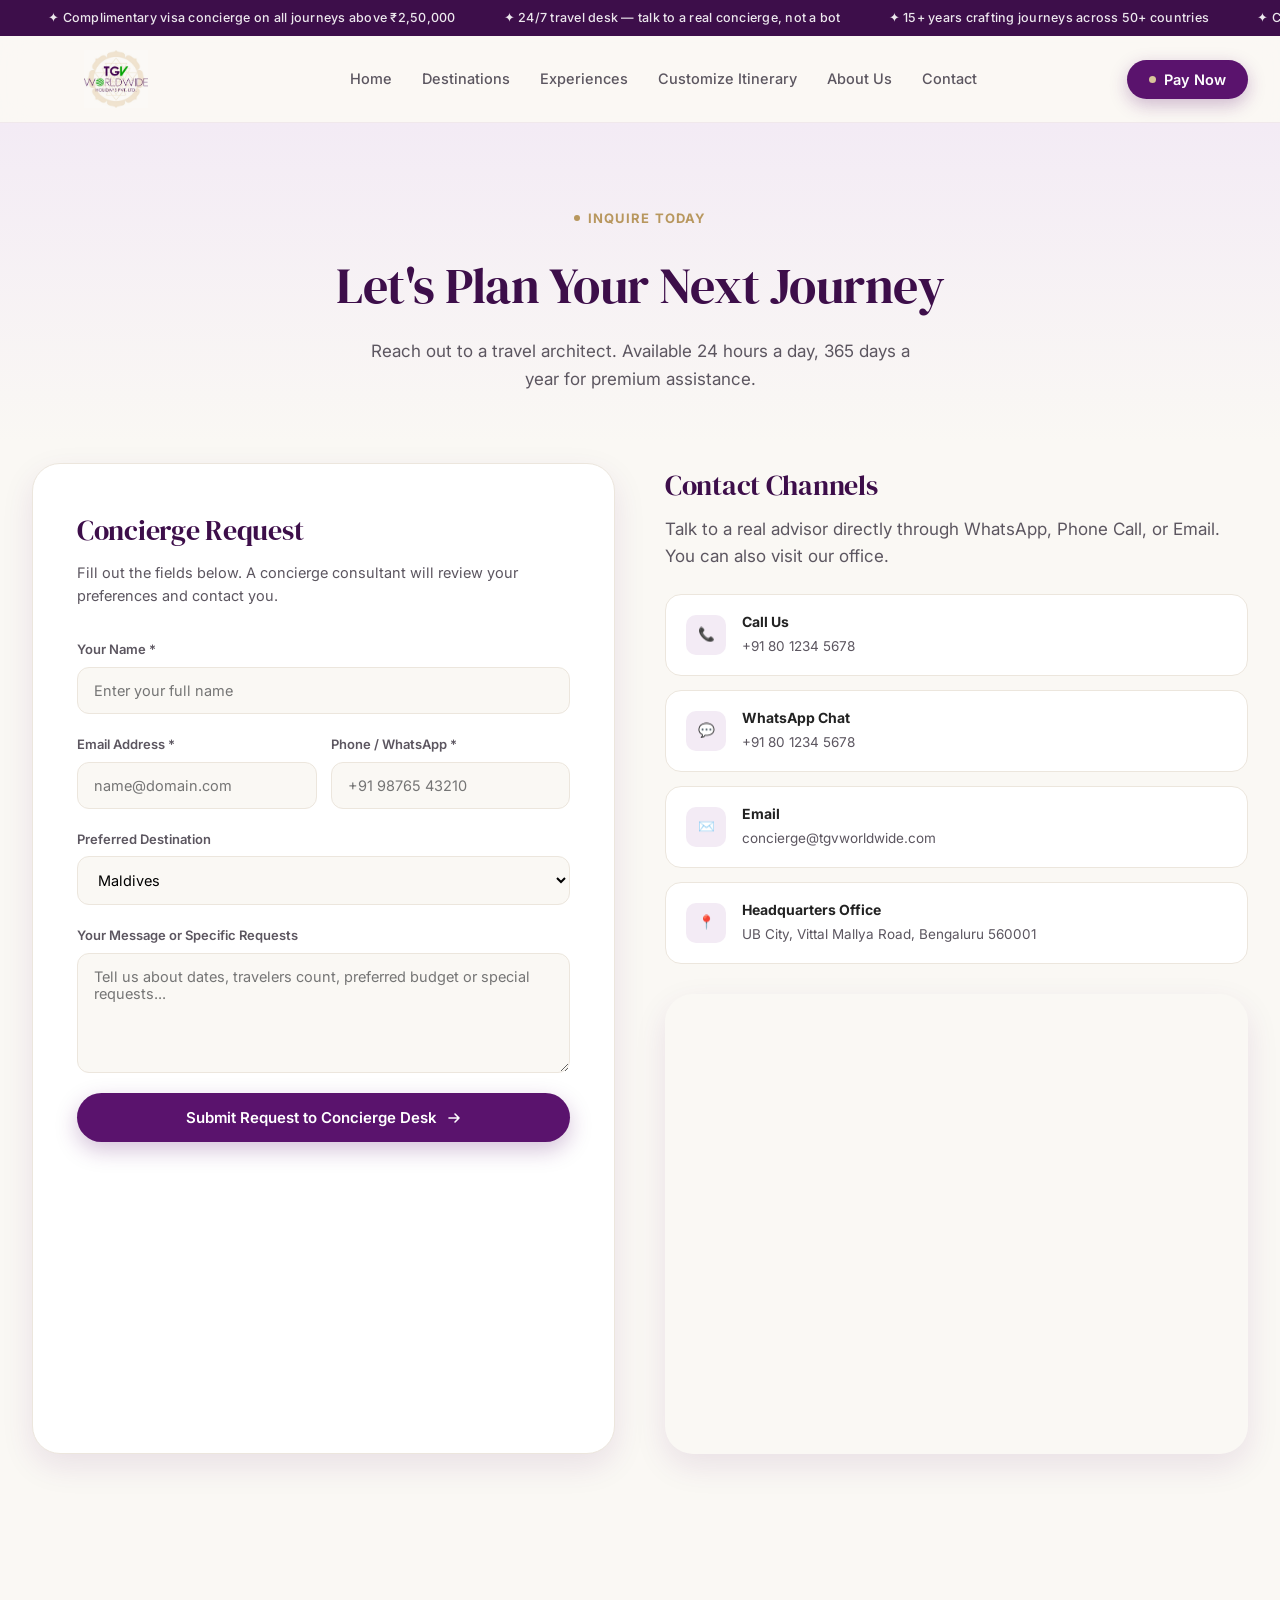
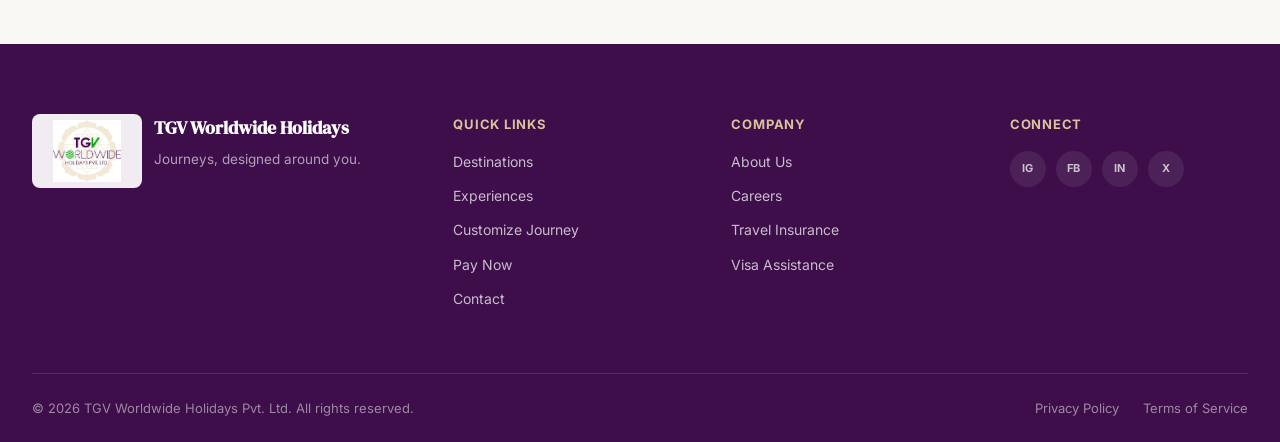
<file: contact.html>
<!DOCTYPE html>
<html lang="en">
<head>
<meta charset="UTF-8">
<meta name="viewport" content="width=device-width, initial-scale=1.0">
<title>Contact Us — TGV Worldwide Holidays</title>
<link rel="preconnect" href="https://fonts.googleapis.com">
<link rel="preconnect" href="https://fonts.gstatic.com" crossorigin>
<link href="https://fonts.googleapis.com/css2?family=DM+Serif+Display:ital@0;1&family=Inter:wght@400;500;600;700;800&display=swap" rel="stylesheet">
<link rel="stylesheet" href="styles.css">
</head>
<body>

<!-- ============ ANNOUNCEMENT STRIP ============ -->
<div class="announce-strip">
  <div class="announce-track">
    <span>✦ Complimentary visa concierge on all journeys above ₹2,50,000</span>
    <span>✦ 24/7 travel desk — talk to a real concierge, not a bot</span>
    <span>✦ 15+ years crafting journeys across 50+ countries</span>
    <span>✦ Complimentary visa concierge on all journeys above ₹2,50,000</span>
    <span>✦ 24/7 travel desk — talk to a real concierge, not a bot</span>
    <span>✦ 15+ years crafting journeys across 50+ countries</span>
  </div>
</div>

<!-- ============ NAVIGATION ============ -->
<header class="nav" id="nav">
  <div class="nav-inner">
    <a href="index.html" class="brand">
      <img class="brand-logo" src="tgv-logo.jpeg" alt="TGV Worldwide Holidays Pvt. Ltd.">
    </a>

    <nav class="nav-links" id="navLinks">
      <a href="index.html">Home</a>
      <a href="destinations.html">Destinations</a>
      <a href="experiences.html">Experiences</a>
      <a href="customize.html">Customize Itinerary</a>
      <a href="about.html">About Us</a>
      <a href="contact.html" class="active">Contact</a>
    </nav>

    <div class="nav-right">
      <button class="btn-pay-nav" id="payNavBtn">
        <span class="pay-dot"></span>
        Pay Now
      </button>
      <button class="nav-toggle" id="navToggle" aria-label="Toggle menu">
        <span></span><span></span><span></span>
      </button>
    </div>
  </div>
</header>

<main>

<!-- ============ HERO ============ -->
<section class="contact-hero">
  <div class="section-inner">
    <span class="eyebrow"><span class="eyebrow-dot"></span>Inquire Today</span>
    <h1 style="font-size: clamp(34px, 5vw, 50px); margin-bottom: 12px; color: var(--purple-deep);">Let's Plan Your Next Journey</h1>
    <p class="section-sub" style="margin: 0 auto;">Reach out to a travel architect. Available 24 hours a day, 365 days a year for premium assistance.</p>
  </div>
</section>

<!-- ============ CONTACT FORM & DETAILS ============ -->
<section class="section" style="padding-top: 20px;">
  <div class="section-inner">
    
    <div class="contact-page-grid">
      
      <!-- Contact Form -->
      <div class="contact-form-card">
        <h3>Concierge Request</h3>
        <p>Fill out the fields below. A concierge consultant will review your preferences and contact you.</p>
        
        <form class="contact-form" id="inquiryForm">
          <label class="pf-field">
            <span>Your Name *</span>
            <input type="text" id="cName" placeholder="Enter your full name" required>
          </label>
          
          <div class="pf-row">
            <label class="pf-field">
              <span>Email Address *</span>
              <input type="email" id="cEmail" placeholder="name@domain.com" required>
            </label>
            <label class="pf-field">
              <span>Phone / WhatsApp *</span>
              <input type="tel" id="cPhone" placeholder="+91 98765 43210" required>
            </label>
          </div>

          <label class="pf-field">
            <span>Preferred Destination</span>
            <select id="cDest">
              <option value="Maldives">Maldives</option>
              <option value="Switzerland">Switzerland</option>
              <option value="Japan">Japan</option>
              <option value="Italy">Italy</option>
              <option value="Dubai">Dubai</option>
              <option value="Bali">Bali</option>
              <option value="Turkey">Turkey</option>
              <option value="Greece">Greece</option>
              <option value="Other">Other / Vibe Decides</option>
            </select>
          </label>

          <label class="pf-field">
            <span>Your Message or Specific Requests</span>
            <textarea id="cMessage" placeholder="Tell us about dates, travelers count, preferred budget or special requests..."></textarea>
          </label>

          <div class="form-feedback" id="formFeedback"></div>

          <button type="submit" class="btn-primary">
            Submit Request to Concierge Desk
            <svg width="16" height="16" viewBox="0 0 16 16" fill="none"><path d="M3 8h10M9 4l4 4-4 4" stroke="currentColor" stroke-width="1.6" stroke-linecap="round" stroke-linejoin="round"/></svg>
          </button>
        </form>
      </div>

      <!-- Channels & Maps -->
      <div class="contact-info" style="margin-top: 0;">
        <h3 style="font-size: 28px; margin-bottom: 8px;">Contact Channels</h3>
        <p class="section-sub" style="margin-bottom: 24px;">Talk to a real advisor directly through WhatsApp, Phone Call, or Email. You can also visit our office.</p>
        
        <div class="contact-list" style="margin-top: 0; margin-bottom: 30px;">
          <a href="tel:+918012345678" class="contact-item">
            <span class="ci-icon">📞</span>
            <div><strong>Call Us</strong><span>+91 80 1234 5678</span></div>
          </a>
          <a href="https://wa.me/918012345678" class="contact-item">
            <span class="ci-icon">💬</span>
            <div><strong>WhatsApp Chat</strong><span>+91 80 1234 5678</span></div>
          </a>
          <a href="mailto:concierge@tgvworldwide.com" class="contact-item">
            <span class="ci-icon">✉️</span>
            <div><strong>Email</strong><span>concierge@tgvworldwide.com</span></div>
          </a>
          <div class="contact-item">
            <span class="ci-icon">📍</span>
            <div><strong>Headquarters Office</strong><span>UB City, Vittal Mallya Road, Bengaluru 560001</span></div>
          </div>
        </div>

        <div class="contact-map">
          <iframe src="https://maps.google.com/maps?q=UB%20City%20Bengaluru&t=&z=14&ie=UTF8&iwloc=&output=embed" loading="lazy" referrerpolicy="no-referrer-when-downgrade"></iframe>
        </div>
      </div>

    </div>

  </div>
</section>

</main>

<!-- ============ FOOTER ============ -->
<footer class="footer">
  <div class="footer-inner">
    <div class="footer-top">
      <div class="footer-brand">
        <img class="footer-logo" src="tgv-logo.jpeg" alt="TGV Worldwide Holidays Pvt. Ltd.">
        <div>
          <strong>TGV Worldwide Holidays</strong>
          <p>Journeys, designed around you.</p>
        </div>
      </div>

      <div class="footer-col">
        <h5>Quick Links</h5>
        <a href="destinations.html">Destinations</a>
        <a href="experiences.html">Experiences</a>
        <a href="customize.html">Customize Journey</a>
        <a href="#" id="footerPayLink">Pay Now</a>
        <a href="contact.html">Contact</a>
      </div>

      <div class="footer-col">
        <h5>Company</h5>
        <a href="about.html">About Us</a>
        <a href="#">Careers</a>
        <a href="#">Travel Insurance</a>
        <a href="#">Visa Assistance</a>
      </div>

      <div class="footer-col">
        <h5>Connect</h5>
        <div class="footer-social">
          <a href="#" aria-label="Instagram">IG</a>
          <a href="#" aria-label="Facebook">FB</a>
          <a href="#" aria-label="LinkedIn">IN</a>
          <a href="#" aria-label="X">X</a>
        </div>
      </div>
    </div>

    <div class="footer-bottom">
      <span>© 2026 TGV Worldwide Holidays Pvt. Ltd. All rights reserved.</span>
      <div class="footer-legal"><a href="#">Privacy Policy</a><a href="#">Terms of Service</a></div>
    </div>
  </div>
</footer>

<!-- ============ PAY NOW MODAL (DEMO) ============ -->
<div class="pay-overlay" id="payOverlay">
  <div class="pay-modal" id="payModal">
    <button class="pay-close" id="payClose" aria-label="Close">✕</button>

    <div class="pay-grid">
      <div class="pay-summary">
        <span class="pay-summary-label">Booking Summary</span>
        <div class="ticket-card" id="ticketCard">
          <div class="ticket-top">
            <span class="ticket-brand">TGV</span>
            <span class="ticket-status">Demo Payment</span>
          </div>
          <div class="ticket-route">
            <div class="ticket-point">
              <strong>BLR</strong>
              <span>Bengaluru</span>
            </div>
            <div class="ticket-plane">
              <svg width="28" height="28" viewBox="0 0 24 24" fill="none"><path d="M12 2 L14 9 L21 11 L14 13 L12 21 L10 13 L3 11 L10 9 Z" fill="#D8C49A"/></svg>
            </div>
            <div class="ticket-point align-right">
              <strong id="ticketDest">MLE</strong>
              <span id="ticketDestCity">Maldives</span>
            </div>
          </div>
          <div class="ticket-divider">
            <span class="ticket-notch left"></span>
            <span class="ticket-dash"></span>
            <span class="ticket-notch right"></span>
          </div>
          <div class="ticket-bottom">
            <div><span>Package</span><strong id="ticketPackage">Luxury Honeymoon</strong></div>
            <div><span>Travelers</span><strong>2 Adults</strong></div>
            <div><span>Dates</span><strong>14 – 21 Nov 2026</strong></div>
          </div>
        </div>

        <div class="price-breakdown">
          <div class="pb-row"><span>Package price</span><strong>₹2,30,000</strong></div>
          <div class="pb-row"><span>Concierge & visa support</span><strong>₹12,000</strong></div>
          <div class="pb-row"><span>Taxes & fees</span><strong>₹8,000</strong></div>
          <div class="pb-row total"><span>Total due today</span><strong>₹2,50,000</strong></div>
        </div>

        <div class="secure-note">
          <span>🔒</span> This is a demo checkout. No real payment will be processed.
        </div>
      </div>

      <div class="pay-form-wrap">
        <span class="pay-summary-label">Payment Details</span>

        <div class="pay-methods" id="payMethods">
          <button class="pm-btn active" data-method="card">💳 Card</button>
          <button class="pm-btn" data-method="upi">📱 UPI</button>
          <button class="pm-btn" data-method="netbanking">🏦 Net Banking</button>
        </div>

        <form class="pay-form" id="cardForm">
          <div class="live-card" id="liveCard">
            <div class="lc-top">
              <svg width="38" height="26" viewBox="0 0 38 26" fill="none"><rect width="38" height="26" rx="4" fill="rgba(255,255,255,0.18)"/><rect x="4" y="16" width="8" height="2" rx="1" fill="#D8C49A"/></svg>
              <span class="lc-network" id="lcNetwork">VISA</span>
            </div>
            <div class="lc-number" id="lcNumber">•••• •••• •••• ••••</div>
            <div class="lc-bottom">
              <div><span>Card Holder</span><strong id="lcName">YOUR NAME</strong></div>
              <div><span>Expires</span><strong id="lcExpiry">MM/YY</strong></div>
            </div>
          </div>

          <label class="pf-field">
            <span>Card Number</span>
            <input type="text" id="cardNumber" placeholder="4242 4242 4242 4242" maxlength="19" autocomplete="off" inputmode="numeric">
          </label>
          <label class="pf-field">
            <span>Cardholder Name</span>
            <input type="text" id="cardName" placeholder="Asha Verma" autocomplete="off">
          </label>
          <div class="pf-row">
            <label class="pf-field">
              <span>Expiry</span>
              <input type="text" id="cardExpiry" placeholder="MM/YY" maxlength="5" autocomplete="off" inputmode="numeric">
            </label>
            <label class="pf-field">
              <span>CVV</span>
              <input type="password" id="cardCvv" placeholder="123" maxlength="3" autocomplete="off" inputmode="numeric">
            </label>
          </div>

          <button type="submit" class="btn-primary pay-submit" id="paySubmitBtn">
            <span id="paySubmitText">Pay ₹2,50,000 Securely</span>
            <svg class="pay-spinner" width="18" height="18" viewBox="0 0 24 24" fill="none"><circle cx="12" cy="12" r="9" stroke="white" stroke-width="3" stroke-linecap="round" stroke-dasharray="40" /></svg>
          </button>
          <div class="pay-trust-row">
            <span>🔒 256-bit SSL</span><span>✦ PCI-DSS</span><span>✓ Verified by TGV</span>
          </div>
        </form>

        <div class="pay-form" id="upiForm" style="display:none">
          <div class="upi-qr-box">
            <svg viewBox="0 0 132 132" width="132" height="132">
              <rect width="132" height="132" fill="white"/>
              <g fill="#1A0E1F">
                <rect x="8" y="8" width="28" height="28"/>
                <rect x="96" y="8" width="28" height="28"/>
                <rect x="8" y="96" width="28" height="28"/>
              </g>
              <g fill="white">
                <rect x="14" y="14" width="16" height="16"/>
                <rect x="102" y="14" width="16" height="16"/>
                <rect x="14" y="102" width="16" height="16"/>
              </g>
              <g fill="#1A0E1F">
                <rect x="19" y="19" width="6" height="6"/>
                <rect x="107" y="19" width="6" height="6"/>
                <rect x="19" y="107" width="6" height="6"/>
              </g>
              <g fill="#1A0E1F">
                <rect x="40" y="14" width="5" height="5"/><rect x="50" y="14" width="5" height="5"/><rect x="62" y="14" width="5" height="5"/><rect x="74" y="14" width="5" height="5"/><rect x="84" y="14" width="5" height="5"/>
                <rect x="14" y="40" width="5" height="5"/><rect x="14" y="52" width="5" height="5"/><rect x="14" y="64" width="5" height="5"/><rect x="14" y="76" width="5" height="5"/><rect x="14" y="86" width="5" height="5"/>
              </g>
              <g fill="#1A0E1F">
                <rect x="44" y="28" width="6" height="6"/><rect x="58" y="28" width="6" height="6"/><rect x="74" y="28" width="6" height="6"/><rect x="90" y="34" width="6" height="6"/>
                <rect x="40" y="42" width="6" height="6"/><rect x="52" y="42" width="6" height="6"/><rect x="68" y="46" width="6" height="6"/><rect x="84" y="42" width="6" height="6"/><rect x="98" y="48" width="6" height="6"/>
                <rect x="46" y="56" width="6" height="6"/><rect x="60" y="58" width="6" height="6"/><rect x="76" y="56" width="6" height="6"/><rect x="92" y="60" width="6" height="6"/>
                <rect x="40" y="70" width="6" height="6"/><rect x="56" y="72" width="6" height="6"/><rect x="70" y="68" width="6" height="6"/><rect x="86" y="74" width="6" height="6"/><rect x="100" y="70" width="6" height="6"/>
                <rect x="48" y="84" width="6" height="6"/><rect x="62" y="86" width="6" height="6"/><rect x="78" y="84" width="6" height="6"/><rect x="94" y="88" width="6" height="6"/>
                <rect x="44" y="98" width="6" height="6"/><rect x="58" y="100" width="6" height="6"/><rect x="72" y="98" width="6" height="6"/><rect x="88" y="102" width="6" height="6"/><rect x="104" y="98" width="6" height="6"/>
                <rect x="50" y="110" width="6" height="6"/><rect x="64" y="112" width="6" height="6"/><rect x="80" y="110" width="6" height="6"/><rect x="96" y="114" width="6" height="6"/><rect x="110" y="110" width="6" height="6"/>
                <rect x="110" y="50" width="6" height="6"/><rect x="110" y="64" width="6" height="6"/><rect x="110" y="78" width="6" height="6"/><rect x="110" y="92" width="6" height="6"/>
              </g>
              <rect x="56" y="56" width="20" height="20" rx="4" fill="white"/>
              <rect x="56" y="56" width="20" height="20" rx="4" fill="none" stroke="#5A136D" stroke-width="1.5"/>
              <path d="M62 66 L66 70 L74 60" stroke="#5A136D" stroke-width="2" fill="none" stroke-linecap="round" stroke-linejoin="round"/>
            </svg>
          </div>
          <p class="upi-hint">Scan with any UPI app, or enter your UPI ID below.</p>
          <label class="pf-field">
            <span>UPI ID</span>
            <input type="text" id="upiId" placeholder="yourname@upi" autocomplete="off">
          </label>
          <button type="button" class="btn-primary pay-submit" id="upiSubmitBtn">
            <span>Pay ₹2,50,000 via UPI</span>
          </button>
        </div>

        <div class="pay-form" id="netForm" style="display:none">
          <p class="upi-hint">Select your bank to continue.</p>
          <div class="bank-grid">
            <button type="button" class="bank-btn">HDFC Bank</button>
            <button type="button" class="bank-btn">ICICI Bank</button>
            <button type="button" class="bank-btn">SBI</button>
            <button type="button" class="bank-btn">Axis Bank</button>
            <button type="button" class="bank-btn">Kotak Bank</button>
            <button type="button" class="bank-btn">Other Banks</button>
          </div>
          <button type="button" class="btn-primary pay-submit" id="netSubmitBtn">
            <span>Continue to Bank</span>
          </button>
        </div>
      </div>
    </div>
  </div>
</div>

<!-- ============ PAYMENT SUCCESS OVERLAY ============ -->
<div class="success-overlay" id="successOverlay">
  <div class="success-modal">
    <div class="success-burst" id="successBurst"></div>
    <div class="success-check">
      <svg width="64" height="64" viewBox="0 0 64 64" fill="none">
        <circle cx="32" cy="32" r="30" fill="#2AB43A" opacity="0.12"/>
        <circle cx="32" cy="32" r="24" fill="#2AB43A"/>
        <path id="checkPath" d="M20 32 L28 40 L44 22" stroke="white" stroke-width="4" stroke-linecap="round" stroke-linejoin="round" fill="none"/>
      </svg>
    </div>
    <h3>Payment Successful</h3>
    <p>Your booking is confirmed. A copy of your itinerary and receipt has been sent to your email.</p>
    <div class="success-ref">Booking Reference: <strong id="successRef">TGV-284910</strong></div>
    <button class="btn-primary" id="successClose">Done</button>
  </div>
</div>

<script src="script.js"></script>
</body>
</html>
</file>
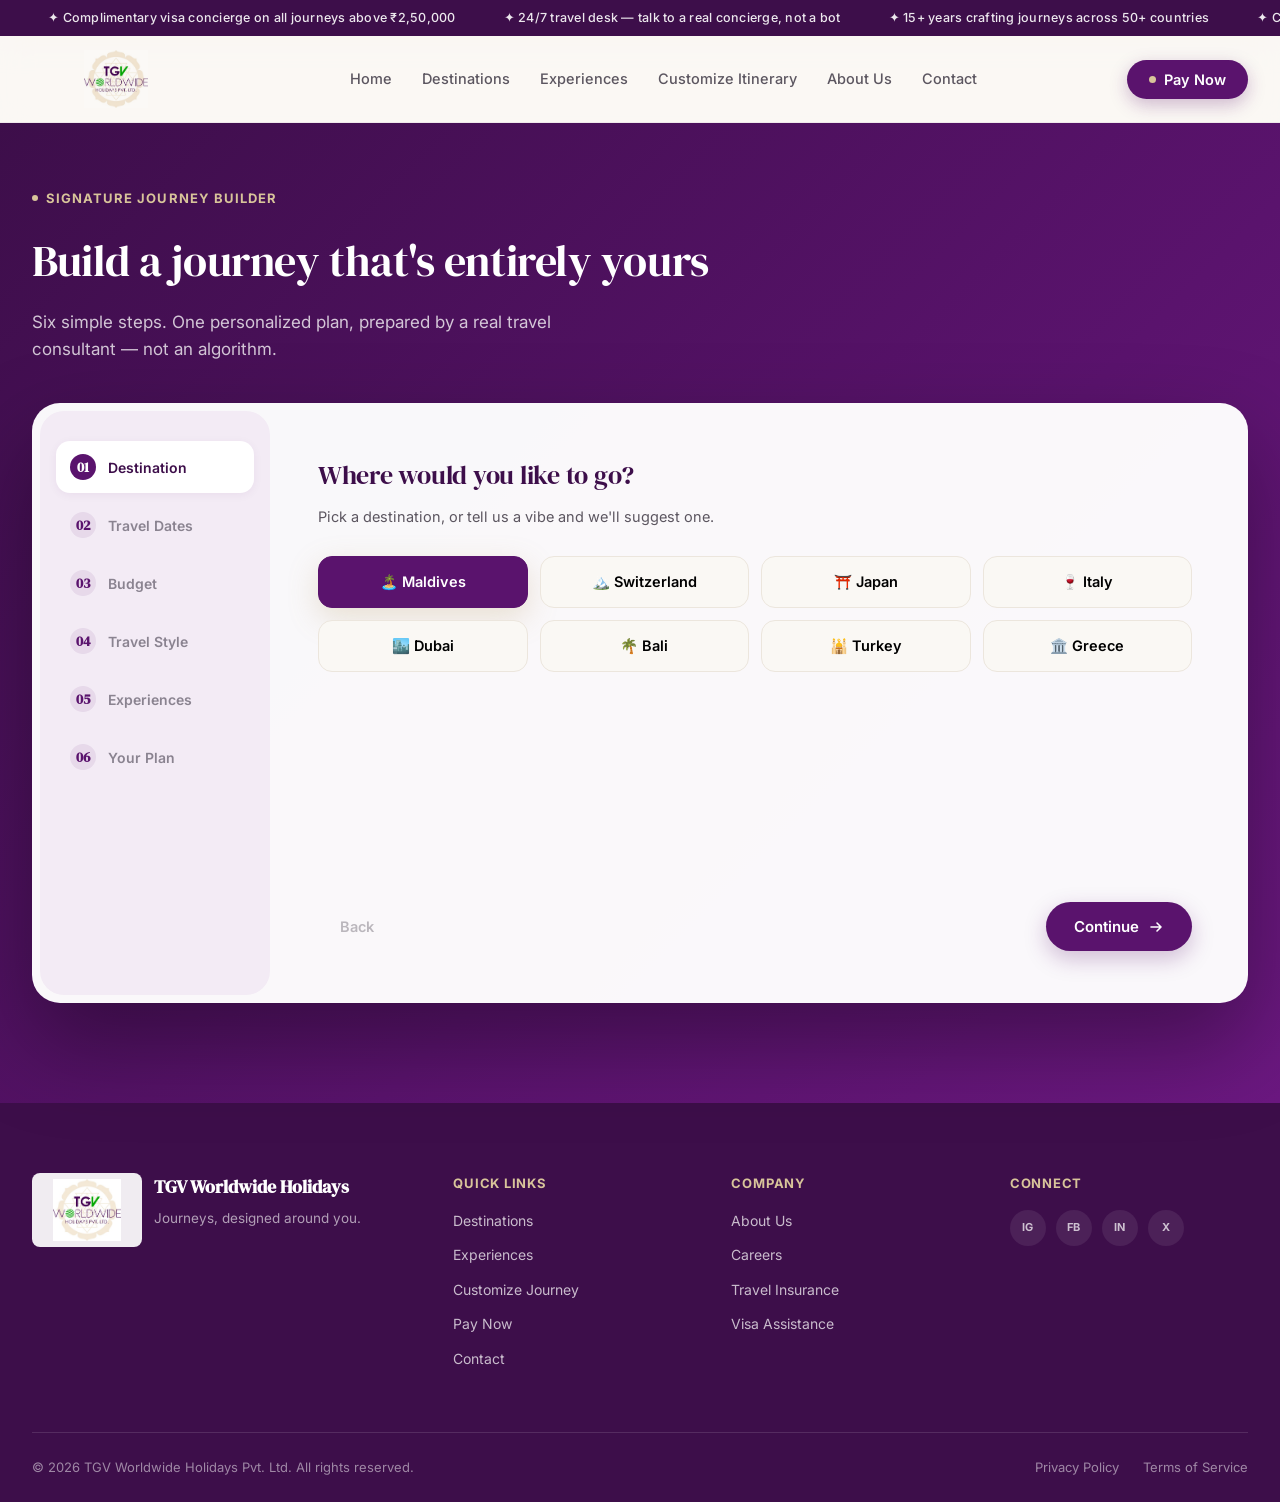
<file: customize.html>
<!DOCTYPE html>
<html lang="en">
<head>
<meta charset="UTF-8">
<meta name="viewport" content="width=device-width, initial-scale=1.0">
<title>Customize Journey — TGV Worldwide Holidays</title>
<link rel="preconnect" href="https://fonts.googleapis.com">
<link rel="preconnect" href="https://fonts.gstatic.com" crossorigin>
<link href="https://fonts.googleapis.com/css2?family=DM+Serif+Display:ital@0;1&family=Inter:wght@400;500;600;700;800&display=swap" rel="stylesheet">
<link rel="stylesheet" href="styles.css">
</head>
<body>

<!-- ============ ANNOUNCEMENT STRIP ============ -->
<div class="announce-strip">
  <div class="announce-track">
    <span>✦ Complimentary visa concierge on all journeys above ₹2,50,000</span>
    <span>✦ 24/7 travel desk — talk to a real concierge, not a bot</span>
    <span>✦ 15+ years crafting journeys across 50+ countries</span>
    <span>✦ Complimentary visa concierge on all journeys above ₹2,50,000</span>
    <span>✦ 24/7 travel desk — talk to a real concierge, not a bot</span>
    <span>✦ 15+ years crafting journeys across 50+ countries</span>
  </div>
</div>

<!-- ============ NAVIGATION ============ -->
<header class="nav" id="nav">
  <div class="nav-inner">
    <a href="index.html" class="brand">
      <img class="brand-logo" src="tgv-logo.jpeg" alt="TGV Worldwide Holidays Pvt. Ltd.">
    </a>

    <nav class="nav-links" id="navLinks">
      <a href="index.html">Home</a>
      <a href="destinations.html">Destinations</a>
      <a href="experiences.html">Experiences</a>
      <a href="customize.html" class="active">Customize Itinerary</a>
      <a href="about.html">About Us</a>
      <a href="contact.html">Contact</a>
    </nav>

    <div class="nav-right">
      <button class="btn-pay-nav" id="payNavBtn">
        <span class="pay-dot"></span>
        Pay Now
      </button>
      <button class="nav-toggle" id="navToggle" aria-label="Toggle menu">
        <span></span><span></span><span></span>
      </button>
    </div>
  </div>
</header>

<main>

<section class="customize-page-wrap" style="background: linear-gradient(135deg, #3D0E4A 0%, #5A136D 60%, #6B1880 100%);">
  <div class="section-inner">
    
    <div class="section-head" style="max-width: 680px; margin-bottom: 40px; color: white;">
      <span class="eyebrow eyebrow-light"><span class="eyebrow-dot"></span>Signature Journey Builder</span>
      <h1 style="font-size: clamp(32px, 5.2vw, 44px); color: white; margin-bottom: 12px;">Build a journey that's entirely yours</h1>
      <p class="section-sub" style="color: rgba(255, 255, 255, 0.76);">Six simple steps. One personalized plan, prepared by a real travel consultant — not an algorithm.</p>
    </div>

    <!-- ============ JOURNEY BUILDER ============ -->
    <div class="builder">
      <div class="builder-steps" id="builderSteps">
        <button class="b-step active" data-step="1">
          <span class="b-num">01</span>
          <span class="b-label">Destination</span>
        </button>
        <button class="b-step" data-step="2">
          <span class="b-num">02</span>
          <span class="b-label">Travel Dates</span>
        </button>
        <button class="b-step" data-step="3">
          <span class="b-num">03</span>
          <span class="b-label">Budget</span>
        </button>
        <button class="b-step" data-step="4">
          <span class="b-num">04</span>
          <span class="b-label">Travel Style</span>
        </button>
        <button class="b-step" data-step="5">
          <span class="b-num">05</span>
          <span class="b-label">Experiences</span>
        </button>
        <button class="b-step" data-step="6">
          <span class="b-num">06</span>
          <span class="b-label">Your Plan</span>
        </button>
      </div>

      <div class="builder-panel">
        <!-- Step 1 -->
        <div class="b-pane active" data-pane="1">
          <h3>Where would you like to go?</h3>
          <p class="b-hint">Pick a destination, or tell us a vibe and we'll suggest one.</p>
          <div class="chip-grid">
            <button class="chip active" data-dest="Maldives">🏝️ Maldives</button>
            <button class="chip" data-dest="Switzerland">🏔️ Switzerland</button>
            <button class="chip" data-dest="Japan">⛩️ Japan</button>
            <button class="chip" data-dest="Italy">🍷 Italy</button>
            <button class="chip" data-dest="Dubai">🏙️ Dubai</button>
            <button class="chip" data-dest="Bali">🌴 Bali</button>
            <button class="chip" data-dest="Turkey">🕌 Turkey</button>
            <button class="chip" data-dest="Greece">🏛️ Greece</button>
          </div>
        </div>

        <!-- Step 2 -->
        <div class="b-pane" data-pane="2">
          <h3>When are you traveling?</h3>
          <p class="b-hint">Select your departure and return dates.</p>
          <div class="date-row">
            <label class="date-field">
              <span>Departure</span>
              <input type="date" id="dateStart" value="2026-11-14">
            </label>
            <label class="date-field">
              <span>Return</span>
              <input type="date" id="dateEnd" value="2026-11-21">
            </label>
          </div>
          <div class="trip-length" id="tripLength">7 nights · Peak season</div>
        </div>

        <!-- Step 3 -->
        <div class="b-pane" data-pane="3">
          <h3>What's your budget?</h3>
          <p class="b-hint">Drag to set a comfortable range — we'll match packages to fit.</p>
          <div class="budget-display">₹<span id="budgetVal">2,50,000</span> <small>per couple</small></div>
          <input type="range" id="budgetSlider" min="80000" max="800000" step="10000" value="250000">
          <div class="budget-labels"><span>₹80K</span><span>₹8L+</span></div>
        </div>

        <!-- Step 4 -->
        <div class="b-pane" data-pane="4">
          <h3>What's your travel style?</h3>
          <p class="b-hint">This shapes the pace and tone of your itinerary.</p>
          <div class="style-grid">
            <button class="style-card active" data-style="Relaxed Luxury">
              <span class="sc-emoji">🛋️</span><strong>Relaxed Luxury</strong><small>Slow mornings, premium comfort</small>
            </button>
            <button class="style-card" data-style="Adventure">
              <span class="sc-emoji">⛰️</span><strong>Adventure</strong><small>Active days, real exploration</small>
            </button>
            <button class="style-card" data-style="Romantic">
              <span class="sc-emoji">🥂</span><strong>Romantic</strong><small>Intimate, candlelit, private</small>
            </button>
            <button class="style-card" data-style="Cultural">
              <span class="sc-emoji">🏺</span><strong>Cultural</strong><small>Heritage, food, local life</small>
            </button>
          </div>
        </div>

        <!-- Step 5 -->
        <div class="b-pane" data-pane="5">
          <h3>Add experiences</h3>
          <p class="b-hint">Select extras to enrich your itinerary.</p>
          <div class="exp-toggle-grid">
            <label class="exp-toggle"><input type="checkbox" checked><span>Private airport transfers</span></label>
            <label class="exp-toggle"><input type="checkbox" checked><span>Candlelight dinner</span></label>
            <label class="exp-toggle"><input type="checkbox"><span>Spa & wellness package</span></label>
            <label class="exp-toggle"><input type="checkbox"><span>Sunset yacht cruise</span></label>
            <label class="exp-toggle"><input type="checkbox"><span>Local guided excursion</span></label>
            <label class="exp-toggle"><input type="checkbox"><span>Travel insurance</span></label>
          </div>
        </div>

        <!-- Step 6 -->
        <div class="b-pane" data-pane="6">
          <h3>Your personalized plan</h3>
          <p class="b-hint">Here's a preview — your concierge will refine this within 24 hours.</p>
          <div class="plan-summary" id="planSummary"></div>
        </div>

        <div class="builder-nav">
          <button class="btn-ghost" id="bPrev" disabled>Back</button>
          <button class="btn-primary" id="bNext">Continue
            <svg width="16" height="16" viewBox="0 0 16 16" fill="none"><path d="M3 8h10M9 4l4 4-4 4" stroke="currentColor" stroke-width="1.6" stroke-linecap="round" stroke-linejoin="round"/></svg>
          </button>
        </div>
      </div>
    </div>

  </div>
</section>

</main>

<!-- ============ FOOTER ============ -->
<footer class="footer">
  <div class="footer-inner">
    <div class="footer-top">
      <div class="footer-brand">
        <img class="footer-logo" src="tgv-logo.jpeg" alt="TGV Worldwide Holidays Pvt. Ltd.">
        <div>
          <strong>TGV Worldwide Holidays</strong>
          <p>Journeys, designed around you.</p>
        </div>
      </div>

      <div class="footer-col">
        <h5>Quick Links</h5>
        <a href="destinations.html">Destinations</a>
        <a href="experiences.html">Experiences</a>
        <a href="customize.html">Customize Journey</a>
        <a href="#" id="footerPayLink">Pay Now</a>
        <a href="contact.html">Contact</a>
      </div>

      <div class="footer-col">
        <h5>Company</h5>
        <a href="about.html">About Us</a>
        <a href="#">Careers</a>
        <a href="#">Travel Insurance</a>
        <a href="#">Visa Assistance</a>
      </div>

      <div class="footer-col">
        <h5>Connect</h5>
        <div class="footer-social">
          <a href="#" aria-label="Instagram">IG</a>
          <a href="#" aria-label="Facebook">FB</a>
          <a href="#" aria-label="LinkedIn">IN</a>
          <a href="#" aria-label="X">X</a>
        </div>
      </div>
    </div>

    <div class="footer-bottom">
      <span>© 2026 TGV Worldwide Holidays Pvt. Ltd. All rights reserved.</span>
      <div class="footer-legal"><a href="#">Privacy Policy</a><a href="#">Terms of Service</a></div>
    </div>
  </div>
</footer>

<!-- ============ PAY NOW MODAL (DEMO) ============ -->
<div class="pay-overlay" id="payOverlay">
  <div class="pay-modal" id="payModal">
    <button class="pay-close" id="payClose" aria-label="Close">✕</button>

    <div class="pay-grid">
      <div class="pay-summary">
        <span class="pay-summary-label">Booking Summary</span>
        <div class="ticket-card" id="ticketCard">
          <div class="ticket-top">
            <span class="ticket-brand">TGV</span>
            <span class="ticket-status">Demo Payment</span>
          </div>
          <div class="ticket-route">
            <div class="ticket-point">
              <strong>BLR</strong>
              <span>Bengaluru</span>
            </div>
            <div class="ticket-plane">
              <svg width="28" height="28" viewBox="0 0 24 24" fill="none"><path d="M12 2 L14 9 L21 11 L14 13 L12 21 L10 13 L3 11 L10 9 Z" fill="#D8C49A"/></svg>
            </div>
            <div class="ticket-point align-right">
              <strong id="ticketDest">MLE</strong>
              <span id="ticketDestCity">Maldives</span>
            </div>
          </div>
          <div class="ticket-divider">
            <span class="ticket-notch left"></span>
            <span class="ticket-dash"></span>
            <span class="ticket-notch right"></span>
          </div>
          <div class="ticket-bottom">
            <div><span>Package</span><strong id="ticketPackage">Luxury Honeymoon</strong></div>
            <div><span>Travelers</span><strong>2 Adults</strong></div>
            <div><span>Dates</span><strong>14 – 21 Nov 2026</strong></div>
          </div>
        </div>

        <div class="price-breakdown">
          <div class="pb-row"><span>Package price</span><strong>₹2,30,000</strong></div>
          <div class="pb-row"><span>Concierge & visa support</span><strong>₹12,000</strong></div>
          <div class="pb-row"><span>Taxes & fees</span><strong>₹8,000</strong></div>
          <div class="pb-row total"><span>Total due today</span><strong>₹2,50,000</strong></div>
        </div>

        <div class="secure-note">
          <span>🔒</span> This is a demo checkout. No real payment will be processed.
        </div>
      </div>

      <div class="pay-form-wrap">
        <span class="pay-summary-label">Payment Details</span>

        <div class="pay-methods" id="payMethods">
          <button class="pm-btn active" data-method="card">💳 Card</button>
          <button class="pm-btn" data-method="upi">📱 UPI</button>
          <button class="pm-btn" data-method="netbanking">🏦 Net Banking</button>
        </div>

        <form class="pay-form" id="cardForm">
          <div class="live-card" id="liveCard">
            <div class="lc-top">
              <svg width="38" height="26" viewBox="0 0 38 26" fill="none"><rect width="38" height="26" rx="4" fill="rgba(255,255,255,0.18)"/><rect x="4" y="16" width="8" height="2" rx="1" fill="#D8C49A"/></svg>
              <span class="lc-network" id="lcNetwork">VISA</span>
            </div>
            <div class="lc-number" id="lcNumber">•••• •••• •••• ••••</div>
            <div class="lc-bottom">
              <div><span>Card Holder</span><strong id="lcName">YOUR NAME</strong></div>
              <div><span>Expires</span><strong id="lcExpiry">MM/YY</strong></div>
            </div>
          </div>

          <label class="pf-field">
            <span>Card Number</span>
            <input type="text" id="cardNumber" placeholder="4242 4242 4242 4242" maxlength="19" autocomplete="off" inputmode="numeric">
          </label>
          <label class="pf-field">
            <span>Cardholder Name</span>
            <input type="text" id="cardName" placeholder="Asha Verma" autocomplete="off">
          </label>
          <div class="pf-row">
            <label class="pf-field">
              <span>Expiry</span>
              <input type="text" id="cardExpiry" placeholder="MM/YY" maxlength="5" autocomplete="off" inputmode="numeric">
            </label>
            <label class="pf-field">
              <span>CVV</span>
              <input type="password" id="cardCvv" placeholder="123" maxlength="3" autocomplete="off" inputmode="numeric">
            </label>
          </div>

          <button type="submit" class="btn-primary pay-submit" id="paySubmitBtn">
            <span id="paySubmitText">Pay ₹2,50,000 Securely</span>
            <svg class="pay-spinner" width="18" height="18" viewBox="0 0 24 24" fill="none"><circle cx="12" cy="12" r="9" stroke="white" stroke-width="3" stroke-linecap="round" stroke-dasharray="40" /></svg>
          </button>
          <div class="pay-trust-row">
            <span>🔒 256-bit SSL</span><span>✦ PCI-DSS</span><span>✓ Verified by TGV</span>
          </div>
        </form>

        <div class="pay-form" id="upiForm" style="display:none">
          <div class="upi-qr-box">
            <svg viewBox="0 0 132 132" width="132" height="132">
              <rect width="132" height="132" fill="white"/>
              <g fill="#1A0E1F">
                <rect x="8" y="8" width="28" height="28"/>
                <rect x="96" y="8" width="28" height="28"/>
                <rect x="8" y="96" width="28" height="28"/>
              </g>
              <g fill="white">
                <rect x="14" y="14" width="16" height="16"/>
                <rect x="102" y="14" width="16" height="16"/>
                <rect x="14" y="102" width="16" height="16"/>
              </g>
              <g fill="#1A0E1F">
                <rect x="19" y="19" width="6" height="6"/>
                <rect x="107" y="19" width="6" height="6"/>
                <rect x="19" y="107" width="6" height="6"/>
              </g>
              <g fill="#1A0E1F">
                <rect x="40" y="14" width="5" height="5"/><rect x="50" y="14" width="5" height="5"/><rect x="62" y="14" width="5" height="5"/><rect x="74" y="14" width="5" height="5"/><rect x="84" y="14" width="5" height="5"/>
                <rect x="14" y="40" width="5" height="5"/><rect x="14" y="52" width="5" height="5"/><rect x="14" y="64" width="5" height="5"/><rect x="14" y="76" width="5" height="5"/><rect x="14" y="86" width="5" height="5"/>
              </g>
              <g fill="#1A0E1F">
                <rect x="44" y="28" width="6" height="6"/><rect x="58" y="28" width="6" height="6"/><rect x="74" y="28" width="6" height="6"/><rect x="90" y="34" width="6" height="6"/>
                <rect x="40" y="42" width="6" height="6"/><rect x="52" y="42" width="6" height="6"/><rect x="68" y="46" width="6" height="6"/><rect x="84" y="42" width="6" height="6"/><rect x="98" y="48" width="6" height="6"/>
                <rect x="46" y="56" width="6" height="6"/><rect x="60" y="58" width="6" height="6"/><rect x="76" y="56" width="6" height="6"/><rect x="92" y="60" width="6" height="6"/>
                <rect x="40" y="70" width="6" height="6"/><rect x="56" y="72" width="6" height="6"/><rect x="70" y="68" width="6" height="6"/><rect x="86" y="74" width="6" height="6"/><rect x="100" y="70" width="6" height="6"/>
                <rect x="48" y="84" width="6" height="6"/><rect x="62" y="86" width="6" height="6"/><rect x="78" y="84" width="6" height="6"/><rect x="94" y="88" width="6" height="6"/>
                <rect x="44" y="98" width="6" height="6"/><rect x="58" y="100" width="6" height="6"/><rect x="72" y="98" width="6" height="6"/><rect x="88" y="102" width="6" height="6"/><rect x="104" y="98" width="6" height="6"/>
                <rect x="50" y="110" width="6" height="6"/><rect x="64" y="112" width="6" height="6"/><rect x="80" y="110" width="6" height="6"/><rect x="96" y="114" width="6" height="6"/><rect x="110" y="110" width="6" height="6"/>
                <rect x="110" y="50" width="6" height="6"/><rect x="110" y="64" width="6" height="6"/><rect x="110" y="78" width="6" height="6"/><rect x="110" y="92" width="6" height="6"/>
              </g>
              <rect x="56" y="56" width="20" height="20" rx="4" fill="white"/>
              <rect x="56" y="56" width="20" height="20" rx="4" fill="none" stroke="#5A136D" stroke-width="1.5"/>
              <path d="M62 66 L66 70 L74 60" stroke="#5A136D" stroke-width="2" fill="none" stroke-linecap="round" stroke-linejoin="round"/>
            </svg>
          </div>
          <p class="upi-hint">Scan with any UPI app, or enter your UPI ID below.</p>
          <label class="pf-field">
            <span>UPI ID</span>
            <input type="text" id="upiId" placeholder="yourname@upi" autocomplete="off">
          </label>
          <button type="button" class="btn-primary pay-submit" id="upiSubmitBtn">
            <span>Pay ₹2,50,000 via UPI</span>
          </button>
        </div>

        <div class="pay-form" id="netForm" style="display:none">
          <p class="upi-hint">Select your bank to continue.</p>
          <div class="bank-grid">
            <button type="button" class="bank-btn">HDFC Bank</button>
            <button type="button" class="bank-btn">ICICI Bank</button>
            <button type="button" class="bank-btn">SBI</button>
            <button type="button" class="bank-btn">Axis Bank</button>
            <button type="button" class="bank-btn">Kotak Bank</button>
            <button type="button" class="bank-btn">Other Banks</button>
          </div>
          <button type="button" class="btn-primary pay-submit" id="netSubmitBtn">
            <span>Continue to Bank</span>
          </button>
        </div>
      </div>
    </div>
  </div>
</div>

<!-- ============ PAYMENT SUCCESS OVERLAY ============ -->
<div class="success-overlay" id="successOverlay">
  <div class="success-modal">
    <div class="success-burst" id="successBurst"></div>
    <div class="success-check">
      <svg width="64" height="64" viewBox="0 0 64 64" fill="none">
        <circle cx="32" cy="32" r="30" fill="#2AB43A" opacity="0.12"/>
        <circle cx="32" cy="32" r="24" fill="#2AB43A"/>
        <path id="checkPath" d="M20 32 L28 40 L44 22" stroke="white" stroke-width="4" stroke-linecap="round" stroke-linejoin="round" fill="none"/>
      </svg>
    </div>
    <h3>Payment Successful</h3>
    <p>Your booking is confirmed. A copy of your itinerary and receipt has been sent to your email.</p>
    <div class="success-ref">Booking Reference: <strong id="successRef">TGV-284910</strong></div>
    <button class="btn-primary" id="successClose">Done</button>
  </div>
</div>

<script src="script.js"></script>
</body>
</html>
</file>
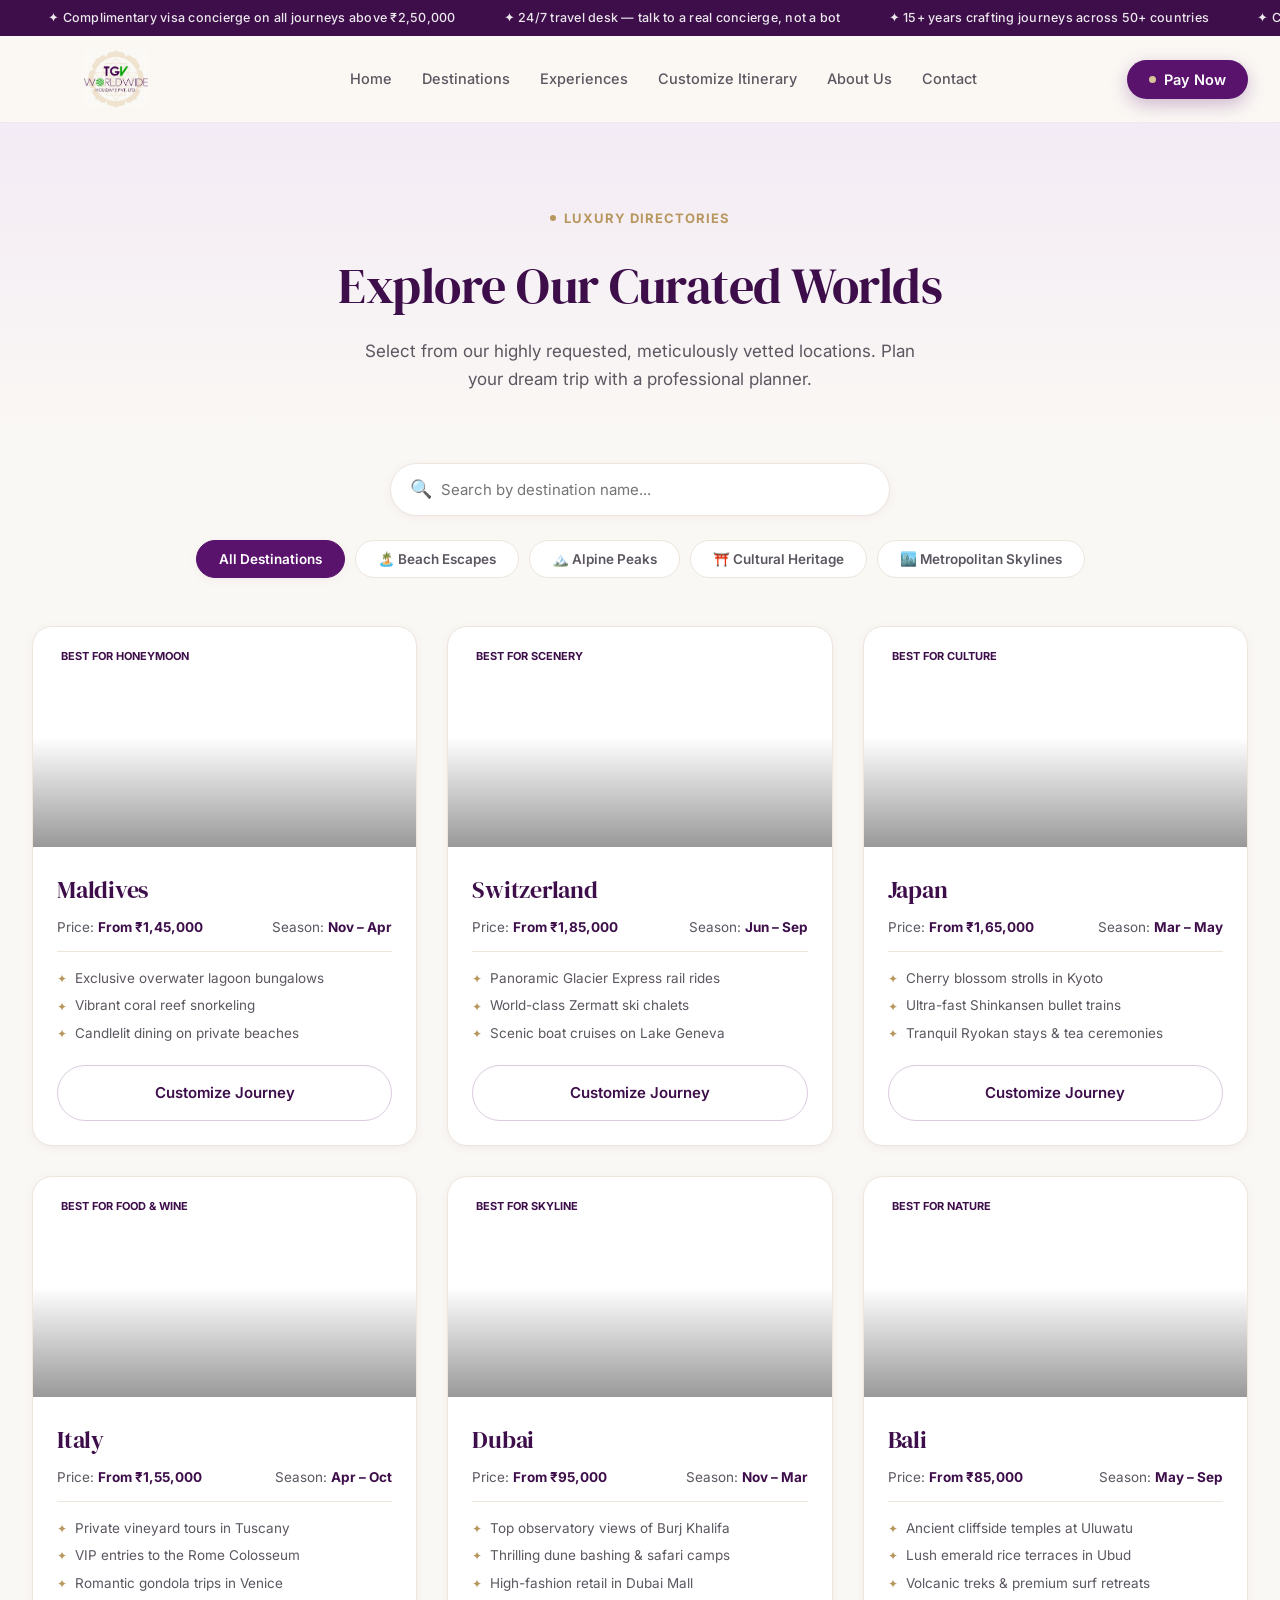
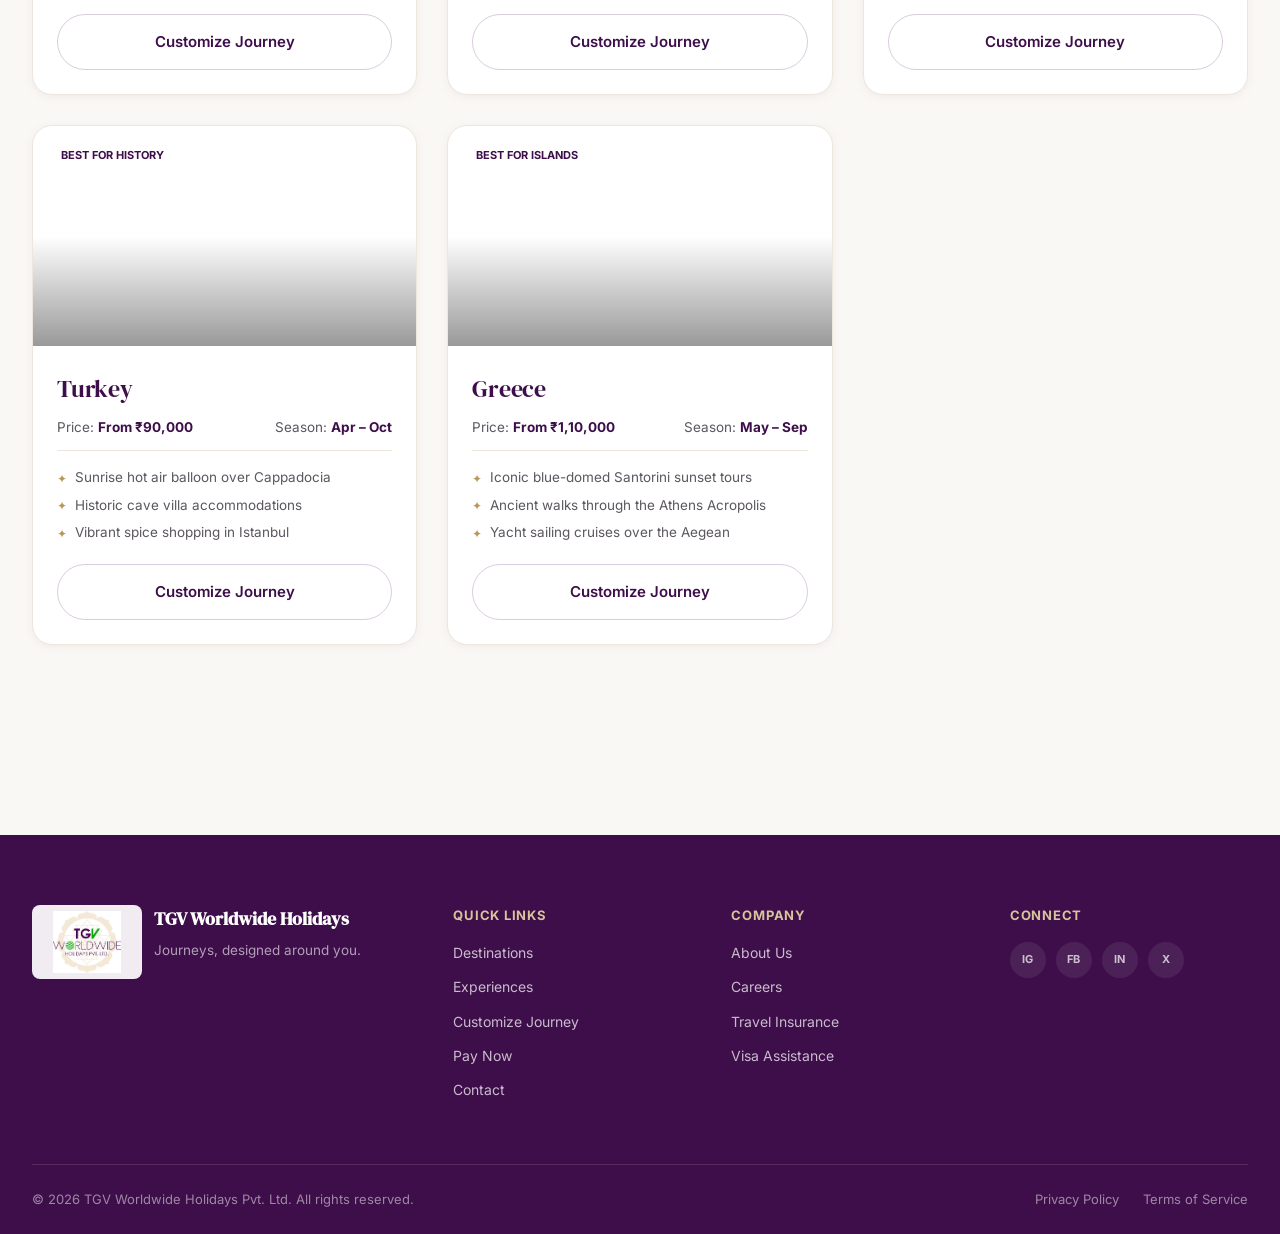
<file: destinations.html>
<!DOCTYPE html>
<html lang="en">
<head>
<meta charset="UTF-8">
<meta name="viewport" content="width=device-width, initial-scale=1.0">
<title>Destinations — TGV Worldwide Holidays</title>
<link rel="preconnect" href="https://fonts.googleapis.com">
<link rel="preconnect" href="https://fonts.gstatic.com" crossorigin>
<link href="https://fonts.googleapis.com/css2?family=DM+Serif+Display:ital@0;1&family=Inter:wght@400;500;600;700;800&display=swap" rel="stylesheet">
<link rel="stylesheet" href="styles.css">
</head>
<body>

<!-- ============ ANNOUNCEMENT STRIP ============ -->
<div class="announce-strip">
  <div class="announce-track">
    <span>✦ Complimentary visa concierge on all journeys above ₹2,50,000</span>
    <span>✦ 24/7 travel desk — talk to a real concierge, not a bot</span>
    <span>✦ 15+ years crafting journeys across 50+ countries</span>
    <span>✦ Complimentary visa concierge on all journeys above ₹2,50,000</span>
    <span>✦ 24/7 travel desk — talk to a real concierge, not a bot</span>
    <span>✦ 15+ years crafting journeys across 50+ countries</span>
  </div>
</div>

<!-- ============ NAVIGATION ============ -->
<header class="nav" id="nav">
  <div class="nav-inner">
    <a href="index.html" class="brand">
      <img class="brand-logo" src="tgv-logo.jpeg" alt="TGV Worldwide Holidays Pvt. Ltd.">
    </a>

    <nav class="nav-links" id="navLinks">
      <a href="index.html">Home</a>
      <a href="destinations.html" class="active">Destinations</a>
      <a href="experiences.html">Experiences</a>
      <a href="customize.html">Customize Itinerary</a>
      <a href="about.html">About Us</a>
      <a href="contact.html">Contact</a>
    </nav>

    <div class="nav-right">
      <button class="btn-pay-nav" id="payNavBtn">
        <span class="pay-dot"></span>
        Pay Now
      </button>
      <button class="nav-toggle" id="navToggle" aria-label="Toggle menu">
        <span></span><span></span><span></span>
      </button>
    </div>
  </div>
</header>

<main>

<!-- ============ HERO ============ -->
<section class="destinations-hero">
  <div class="section-inner">
    <span class="eyebrow"><span class="eyebrow-dot"></span>Luxury Directories</span>
    <h1 style="font-size: clamp(34px, 5vw, 50px); margin-bottom: 12px; color: var(--purple-deep);">Explore Our Curated Worlds</h1>
    <p class="section-sub" style="margin: 0 auto;">Select from our highly requested, meticulously vetted locations. Plan your dream trip with a professional planner.</p>
  </div>
</section>

<!-- ============ EXPLORER CONTROLS & GRID ============ -->
<section class="section" style="padding-top: 20px;">
  <div class="section-inner">
    
    <div class="filter-bar">
      <div class="search-wrapper">
        <span class="search-icon">🔍</span>
        <input type="text" id="destSearch" placeholder="Search by destination name...">
      </div>

      <div class="tabs-wrapper">
        <button class="tab-btn active" data-category="all">All Destinations</button>
        <button class="tab-btn" data-category="beach">🏝️ Beach Escapes</button>
        <button class="tab-btn" data-category="alpine">🏔️ Alpine Peaks</button>
        <button class="tab-btn" data-category="culture">⛩️ Cultural Heritage</button>
        <button class="tab-btn" data-category="city">🏙️ Metropolitan Skylines</button>
      </div>
    </div>

    <div class="dest-grid">
      <!-- Maldives -->
      <article class="dest-grid-card" data-category="beach">
        <div class="dest-grid-img" style="background-image:url('https://images.unsplash.com/photo-1573843981267-be1999ff37cd?q=80&w=700&auto=format&fit=crop')">
          <div class="dest-grid-overlay"></div>
          <span class="dest-grid-tag">Best for Honeymoon</span>
        </div>
        <div class="dest-grid-content">
          <h3>Maldives</h3>
          <div class="dest-info-row">
            <span>Price: <strong>From ₹1,45,000</strong></span>
            <span>Season: <strong>Nov – Apr</strong></span>
          </div>
          <div class="dest-highlights">
            <ul>
              <li>Exclusive overwater lagoon bungalows</li>
              <li>Vibrant coral reef snorkeling</li>
              <li>Candlelit dining on private beaches</li>
            </ul>
          </div>
          <a href="customize.html?destination=Maldives" class="btn-secondary">Customize Journey</a>
        </div>
      </article>

      <!-- Switzerland -->
      <article class="dest-grid-card" data-category="alpine">
        <div class="dest-grid-img" style="background-image:url('https://images.unsplash.com/photo-1530122037265-a5f1f91d3b99?q=80&w=700&auto=format&fit=crop')">
          <div class="dest-grid-overlay"></div>
          <span class="dest-grid-tag">Best for Scenery</span>
        </div>
        <div class="dest-grid-content">
          <h3>Switzerland</h3>
          <div class="dest-info-row">
            <span>Price: <strong>From ₹1,85,000</strong></span>
            <span>Season: <strong>Jun – Sep</strong></span>
          </div>
          <div class="dest-highlights">
            <ul>
              <li>Panoramic Glacier Express rail rides</li>
              <li>World-class Zermatt ski chalets</li>
              <li>Scenic boat cruises on Lake Geneva</li>
            </ul>
          </div>
          <a href="customize.html?destination=Switzerland" class="btn-secondary">Customize Journey</a>
        </div>
      </article>

      <!-- Japan -->
      <article class="dest-grid-card" data-category="culture">
        <div class="dest-grid-img" style="background-image:url('https://images.unsplash.com/photo-1545569341-9eb8b30979d9?q=80&w=700&auto=format&fit=crop')">
          <div class="dest-grid-overlay"></div>
          <span class="dest-grid-tag">Best for Culture</span>
        </div>
        <div class="dest-grid-content">
          <h3>Japan</h3>
          <div class="dest-info-row">
            <span>Price: <strong>From ₹1,65,000</strong></span>
            <span>Season: <strong>Mar – May</strong></span>
          </div>
          <div class="dest-highlights">
            <ul>
              <li>Cherry blossom strolls in Kyoto</li>
              <li>Ultra-fast Shinkansen bullet trains</li>
              <li>Tranquil Ryokan stays & tea ceremonies</li>
            </ul>
          </div>
          <a href="customize.html?destination=Japan" class="btn-secondary">Customize Journey</a>
        </div>
      </article>

      <!-- Italy -->
      <article class="dest-grid-card" data-category="culture">
        <div class="dest-grid-img" style="background-image:url('https://images.unsplash.com/photo-1533104816931-20fa691ff6ca?q=80&w=700&auto=format&fit=crop')">
          <div class="dest-grid-overlay"></div>
          <span class="dest-grid-tag">Best for Food & Wine</span>
        </div>
        <div class="dest-grid-content">
          <h3>Italy</h3>
          <div class="dest-info-row">
            <span>Price: <strong>From ₹1,55,000</strong></span>
            <span>Season: <strong>Apr – Oct</strong></span>
          </div>
          <div class="dest-highlights">
            <ul>
              <li>Private vineyard tours in Tuscany</li>
              <li>VIP entries to the Rome Colosseum</li>
              <li>Romantic gondola trips in Venice</li>
            </ul>
          </div>
          <a href="customize.html?destination=Italy" class="btn-secondary">Customize Journey</a>
        </div>
      </article>

      <!-- Dubai -->
      <article class="dest-grid-card" data-category="city">
        <div class="dest-grid-img" style="background-image:url('https://images.unsplash.com/photo-1512453979798-5ea266f8880c?q=80&w=700&auto=format&fit=crop')">
          <div class="dest-grid-overlay"></div>
          <span class="dest-grid-tag">Best for Skyline</span>
        </div>
        <div class="dest-grid-content">
          <h3>Dubai</h3>
          <div class="dest-info-row">
            <span>Price: <strong>From ₹95,000</strong></span>
            <span>Season: <strong>Nov – Mar</strong></span>
          </div>
          <div class="dest-highlights">
            <ul>
              <li>Top observatory views of Burj Khalifa</li>
              <li>Thrilling dune bashing & safari camps</li>
              <li>High-fashion retail in Dubai Mall</li>
            </ul>
          </div>
          <a href="customize.html?destination=Dubai" class="btn-secondary">Customize Journey</a>
        </div>
      </article>

      <!-- Bali -->
      <article class="dest-grid-card" data-category="beach">
        <div class="dest-grid-img" style="background-image:url('https://images.unsplash.com/photo-1537996194471-e657df975ab4?q=80&w=700&auto=format&fit=crop')">
          <div class="dest-grid-overlay"></div>
          <span class="dest-grid-tag">Best for Nature</span>
        </div>
        <div class="dest-grid-content">
          <h3>Bali</h3>
          <div class="dest-info-row">
            <span>Price: <strong>From ₹85,000</strong></span>
            <span>Season: <strong>May – Sep</strong></span>
          </div>
          <div class="dest-highlights">
            <ul>
              <li>Ancient cliffside temples at Uluwatu</li>
              <li>Lush emerald rice terraces in Ubud</li>
              <li>Volcanic treks & premium surf retreats</li>
            </ul>
          </div>
          <a href="customize.html?destination=Bali" class="btn-secondary">Customize Journey</a>
        </div>
      </article>

      <!-- Turkey -->
      <article class="dest-grid-card" data-category="culture">
        <div class="dest-grid-img" style="background-image:url('https://images.unsplash.com/photo-1524231757912-21f4fe3a7200?q=80&w=700&auto=format&fit=crop')">
          <div class="dest-grid-overlay"></div>
          <span class="dest-grid-tag">Best for History</span>
        </div>
        <div class="dest-grid-content">
          <h3>Turkey</h3>
          <div class="dest-info-row">
            <span>Price: <strong>From ₹90,000</strong></span>
            <span>Season: <strong>Apr – Oct</strong></span>
          </div>
          <div class="dest-highlights">
            <ul>
              <li>Sunrise hot air balloon over Cappadocia</li>
              <li>Historic cave villa accommodations</li>
              <li>Vibrant spice shopping in Istanbul</li>
            </ul>
          </div>
          <a href="customize.html?destination=Turkey" class="btn-secondary">Customize Journey</a>
        </div>
      </article>

      <!-- Greece -->
      <article class="dest-grid-card" data-category="beach">
        <div class="dest-grid-img" style="background-image:url('https://images.unsplash.com/photo-1503152394-c571994fd383?q=80&w=700&auto=format&fit=crop')">
          <div class="dest-grid-overlay"></div>
          <span class="dest-grid-tag">Best for Islands</span>
        </div>
        <div class="dest-grid-content">
          <h3>Greece</h3>
          <div class="dest-info-row">
            <span>Price: <strong>From ₹1,10,000</strong></span>
            <span>Season: <strong>May – Sep</strong></span>
          </div>
          <div class="dest-highlights">
            <ul>
              <li>Iconic blue-domed Santorini sunset tours</li>
              <li>Ancient walks through the Athens Acropolis</li>
              <li>Yacht sailing cruises over the Aegean</li>
            </ul>
          </div>
          <a href="customize.html?destination=Greece" class="btn-secondary">Customize Journey</a>
        </div>
      </article>
    </div>

  </div>
</section>

</main>

<!-- ============ FOOTER ============ -->
<footer class="footer">
  <div class="footer-inner">
    <div class="footer-top">
      <div class="footer-brand">
        <img class="footer-logo" src="tgv-logo.jpeg" alt="TGV Worldwide Holidays Pvt. Ltd.">
        <div>
          <strong>TGV Worldwide Holidays</strong>
          <p>Journeys, designed around you.</p>
        </div>
      </div>

      <div class="footer-col">
        <h5>Quick Links</h5>
        <a href="destinations.html">Destinations</a>
        <a href="experiences.html">Experiences</a>
        <a href="customize.html">Customize Journey</a>
        <a href="#" id="footerPayLink">Pay Now</a>
        <a href="contact.html">Contact</a>
      </div>

      <div class="footer-col">
        <h5>Company</h5>
        <a href="about.html">About Us</a>
        <a href="#">Careers</a>
        <a href="#">Travel Insurance</a>
        <a href="#">Visa Assistance</a>
      </div>

      <div class="footer-col">
        <h5>Connect</h5>
        <div class="footer-social">
          <a href="#" aria-label="Instagram">IG</a>
          <a href="#" aria-label="Facebook">FB</a>
          <a href="#" aria-label="LinkedIn">IN</a>
          <a href="#" aria-label="X">X</a>
        </div>
      </div>
    </div>

    <div class="footer-bottom">
      <span>© 2026 TGV Worldwide Holidays Pvt. Ltd. All rights reserved.</span>
      <div class="footer-legal"><a href="#">Privacy Policy</a><a href="#">Terms of Service</a></div>
    </div>
  </div>
</footer>

<!-- ============ PAY NOW MODAL (DEMO) ============ -->
<div class="pay-overlay" id="payOverlay">
  <div class="pay-modal" id="payModal">
    <button class="pay-close" id="payClose" aria-label="Close">✕</button>

    <div class="pay-grid">
      <div class="pay-summary">
        <span class="pay-summary-label">Booking Summary</span>
        <div class="ticket-card" id="ticketCard">
          <div class="ticket-top">
            <span class="ticket-brand">TGV</span>
            <span class="ticket-status">Demo Payment</span>
          </div>
          <div class="ticket-route">
            <div class="ticket-point">
              <strong>BLR</strong>
              <span>Bengaluru</span>
            </div>
            <div class="ticket-plane">
              <svg width="28" height="28" viewBox="0 0 24 24" fill="none"><path d="M12 2 L14 9 L21 11 L14 13 L12 21 L10 13 L3 11 L10 9 Z" fill="#D8C49A"/></svg>
            </div>
            <div class="ticket-point align-right">
              <strong id="ticketDest">MLE</strong>
              <span id="ticketDestCity">Maldives</span>
            </div>
          </div>
          <div class="ticket-divider">
            <span class="ticket-notch left"></span>
            <span class="ticket-dash"></span>
            <span class="ticket-notch right"></span>
          </div>
          <div class="ticket-bottom">
            <div><span>Package</span><strong id="ticketPackage">Luxury Honeymoon</strong></div>
            <div><span>Travelers</span><strong>2 Adults</strong></div>
            <div><span>Dates</span><strong>14 – 21 Nov 2026</strong></div>
          </div>
        </div>

        <div class="price-breakdown">
          <div class="pb-row"><span>Package price</span><strong>₹2,30,000</strong></div>
          <div class="pb-row"><span>Concierge & visa support</span><strong>₹12,000</strong></div>
          <div class="pb-row"><span>Taxes & fees</span><strong>₹8,000</strong></div>
          <div class="pb-row total"><span>Total due today</span><strong>₹2,50,000</strong></div>
        </div>

        <div class="secure-note">
          <span>🔒</span> This is a demo checkout. No real payment will be processed.
        </div>
      </div>

      <div class="pay-form-wrap">
        <span class="pay-summary-label">Payment Details</span>

        <div class="pay-methods" id="payMethods">
          <button class="pm-btn active" data-method="card">💳 Card</button>
          <button class="pm-btn" data-method="upi">📱 UPI</button>
          <button class="pm-btn" data-method="netbanking">🏦 Net Banking</button>
        </div>

        <form class="pay-form" id="cardForm">
          <div class="live-card" id="liveCard">
            <div class="lc-top">
              <svg width="38" height="26" viewBox="0 0 38 26" fill="none"><rect width="38" height="26" rx="4" fill="rgba(255,255,255,0.18)"/><rect x="4" y="16" width="8" height="2" rx="1" fill="#D8C49A"/></svg>
              <span class="lc-network" id="lcNetwork">VISA</span>
            </div>
            <div class="lc-number" id="lcNumber">•••• •••• •••• ••••</div>
            <div class="lc-bottom">
              <div><span>Card Holder</span><strong id="lcName">YOUR NAME</strong></div>
              <div><span>Expires</span><strong id="lcExpiry">MM/YY</strong></div>
            </div>
          </div>

          <label class="pf-field">
            <span>Card Number</span>
            <input type="text" id="cardNumber" placeholder="4242 4242 4242 4242" maxlength="19" autocomplete="off" inputmode="numeric">
          </label>
          <label class="pf-field">
            <span>Cardholder Name</span>
            <input type="text" id="cardName" placeholder="Asha Verma" autocomplete="off">
          </label>
          <div class="pf-row">
            <label class="pf-field">
              <span>Expiry</span>
              <input type="text" id="cardExpiry" placeholder="MM/YY" maxlength="5" autocomplete="off" inputmode="numeric">
            </label>
            <label class="pf-field">
              <span>CVV</span>
              <input type="password" id="cardCvv" placeholder="123" maxlength="3" autocomplete="off" inputmode="numeric">
            </label>
          </div>

          <button type="submit" class="btn-primary pay-submit" id="paySubmitBtn">
            <span id="paySubmitText">Pay ₹2,50,000 Securely</span>
            <svg class="pay-spinner" width="18" height="18" viewBox="0 0 24 24" fill="none"><circle cx="12" cy="12" r="9" stroke="white" stroke-width="3" stroke-linecap="round" stroke-dasharray="40" /></svg>
          </button>
          <div class="pay-trust-row">
            <span>🔒 256-bit SSL</span><span>✦ PCI-DSS</span><span>✓ Verified by TGV</span>
          </div>
        </form>

        <div class="pay-form" id="upiForm" style="display:none">
          <div class="upi-qr-box">
            <svg viewBox="0 0 132 132" width="132" height="132">
              <rect width="132" height="132" fill="white"/>
              <g fill="#1A0E1F">
                <rect x="8" y="8" width="28" height="28"/>
                <rect x="96" y="8" width="28" height="28"/>
                <rect x="8" y="96" width="28" height="28"/>
              </g>
              <g fill="white">
                <rect x="14" y="14" width="16" height="16"/>
                <rect x="102" y="14" width="16" height="16"/>
                <rect x="14" y="102" width="16" height="16"/>
              </g>
              <g fill="#1A0E1F">
                <rect x="19" y="19" width="6" height="6"/>
                <rect x="107" y="19" width="6" height="6"/>
                <rect x="19" y="107" width="6" height="6"/>
              </g>
              <g fill="#1A0E1F">
                <rect x="40" y="14" width="5" height="5"/><rect x="50" y="14" width="5" height="5"/><rect x="62" y="14" width="5" height="5"/><rect x="74" y="14" width="5" height="5"/><rect x="84" y="14" width="5" height="5"/>
                <rect x="14" y="40" width="5" height="5"/><rect x="14" y="52" width="5" height="5"/><rect x="14" y="64" width="5" height="5"/><rect x="14" y="76" width="5" height="5"/><rect x="14" y="86" width="5" height="5"/>
              </g>
              <g fill="#1A0E1F">
                <rect x="44" y="28" width="6" height="6"/><rect x="58" y="28" width="6" height="6"/><rect x="74" y="28" width="6" height="6"/><rect x="90" y="34" width="6" height="6"/>
                <rect x="40" y="42" width="6" height="6"/><rect x="52" y="42" width="6" height="6"/><rect x="68" y="46" width="6" height="6"/><rect x="84" y="42" width="6" height="6"/><rect x="98" y="48" width="6" height="6"/>
                <rect x="46" y="56" width="6" height="6"/><rect x="60" y="58" width="6" height="6"/><rect x="76" y="56" width="6" height="6"/><rect x="92" y="60" width="6" height="6"/>
                <rect x="40" y="70" width="6" height="6"/><rect x="56" y="72" width="6" height="6"/><rect x="70" y="68" width="6" height="6"/><rect x="86" y="74" width="6" height="6"/><rect x="100" y="70" width="6" height="6"/>
                <rect x="48" y="84" width="6" height="6"/><rect x="62" y="86" width="6" height="6"/><rect x="78" y="84" width="6" height="6"/><rect x="94" y="88" width="6" height="6"/>
                <rect x="44" y="98" width="6" height="6"/><rect x="58" y="100" width="6" height="6"/><rect x="72" y="98" width="6" height="6"/><rect x="88" y="102" width="6" height="6"/><rect x="104" y="98" width="6" height="6"/>
                <rect x="50" y="110" width="6" height="6"/><rect x="64" y="112" width="6" height="6"/><rect x="80" y="110" width="6" height="6"/><rect x="96" y="114" width="6" height="6"/><rect x="110" y="110" width="6" height="6"/>
                <rect x="110" y="50" width="6" height="6"/><rect x="110" y="64" width="6" height="6"/><rect x="110" y="78" width="6" height="6"/><rect x="110" y="92" width="6" height="6"/>
              </g>
              <rect x="56" y="56" width="20" height="20" rx="4" fill="white"/>
              <rect x="56" y="56" width="20" height="20" rx="4" fill="none" stroke="#5A136D" stroke-width="1.5"/>
              <path d="M62 66 L66 70 L74 60" stroke="#5A136D" stroke-width="2" fill="none" stroke-linecap="round" stroke-linejoin="round"/>
            </svg>
          </div>
          <p class="upi-hint">Scan with any UPI app, or enter your UPI ID below.</p>
          <label class="pf-field">
            <span>UPI ID</span>
            <input type="text" id="upiId" placeholder="yourname@upi" autocomplete="off">
          </label>
          <button type="button" class="btn-primary pay-submit" id="upiSubmitBtn">
            <span>Pay ₹2,50,000 via UPI</span>
          </button>
        </div>

        <div class="pay-form" id="netForm" style="display:none">
          <p class="upi-hint">Select your bank to continue.</p>
          <div class="bank-grid">
            <button type="button" class="bank-btn">HDFC Bank</button>
            <button type="button" class="bank-btn">ICICI Bank</button>
            <button type="button" class="bank-btn">SBI</button>
            <button type="button" class="bank-btn">Axis Bank</button>
            <button type="button" class="bank-btn">Kotak Bank</button>
            <button type="button" class="bank-btn">Other Banks</button>
          </div>
          <button type="button" class="btn-primary pay-submit" id="netSubmitBtn">
            <span>Continue to Bank</span>
          </button>
        </div>
      </div>
    </div>
  </div>
</div>

<!-- ============ PAYMENT SUCCESS OVERLAY ============ -->
<div class="success-overlay" id="successOverlay">
  <div class="success-modal">
    <div class="success-burst" id="successBurst"></div>
    <div class="success-check">
      <svg width="64" height="64" viewBox="0 0 64 64" fill="none">
        <circle cx="32" cy="32" r="30" fill="#2AB43A" opacity="0.12"/>
        <circle cx="32" cy="32" r="24" fill="#2AB43A"/>
        <path id="checkPath" d="M20 32 L28 40 L44 22" stroke="white" stroke-width="4" stroke-linecap="round" stroke-linejoin="round" fill="none"/>
      </svg>
    </div>
    <h3>Payment Successful</h3>
    <p>Your booking is confirmed. A copy of your itinerary and receipt has been sent to your email.</p>
    <div class="success-ref">Booking Reference: <strong id="successRef">TGV-284910</strong></div>
    <button class="btn-primary" id="successClose">Done</button>
  </div>
</div>

<script src="script.js"></script>
</body>
</html>
</file>
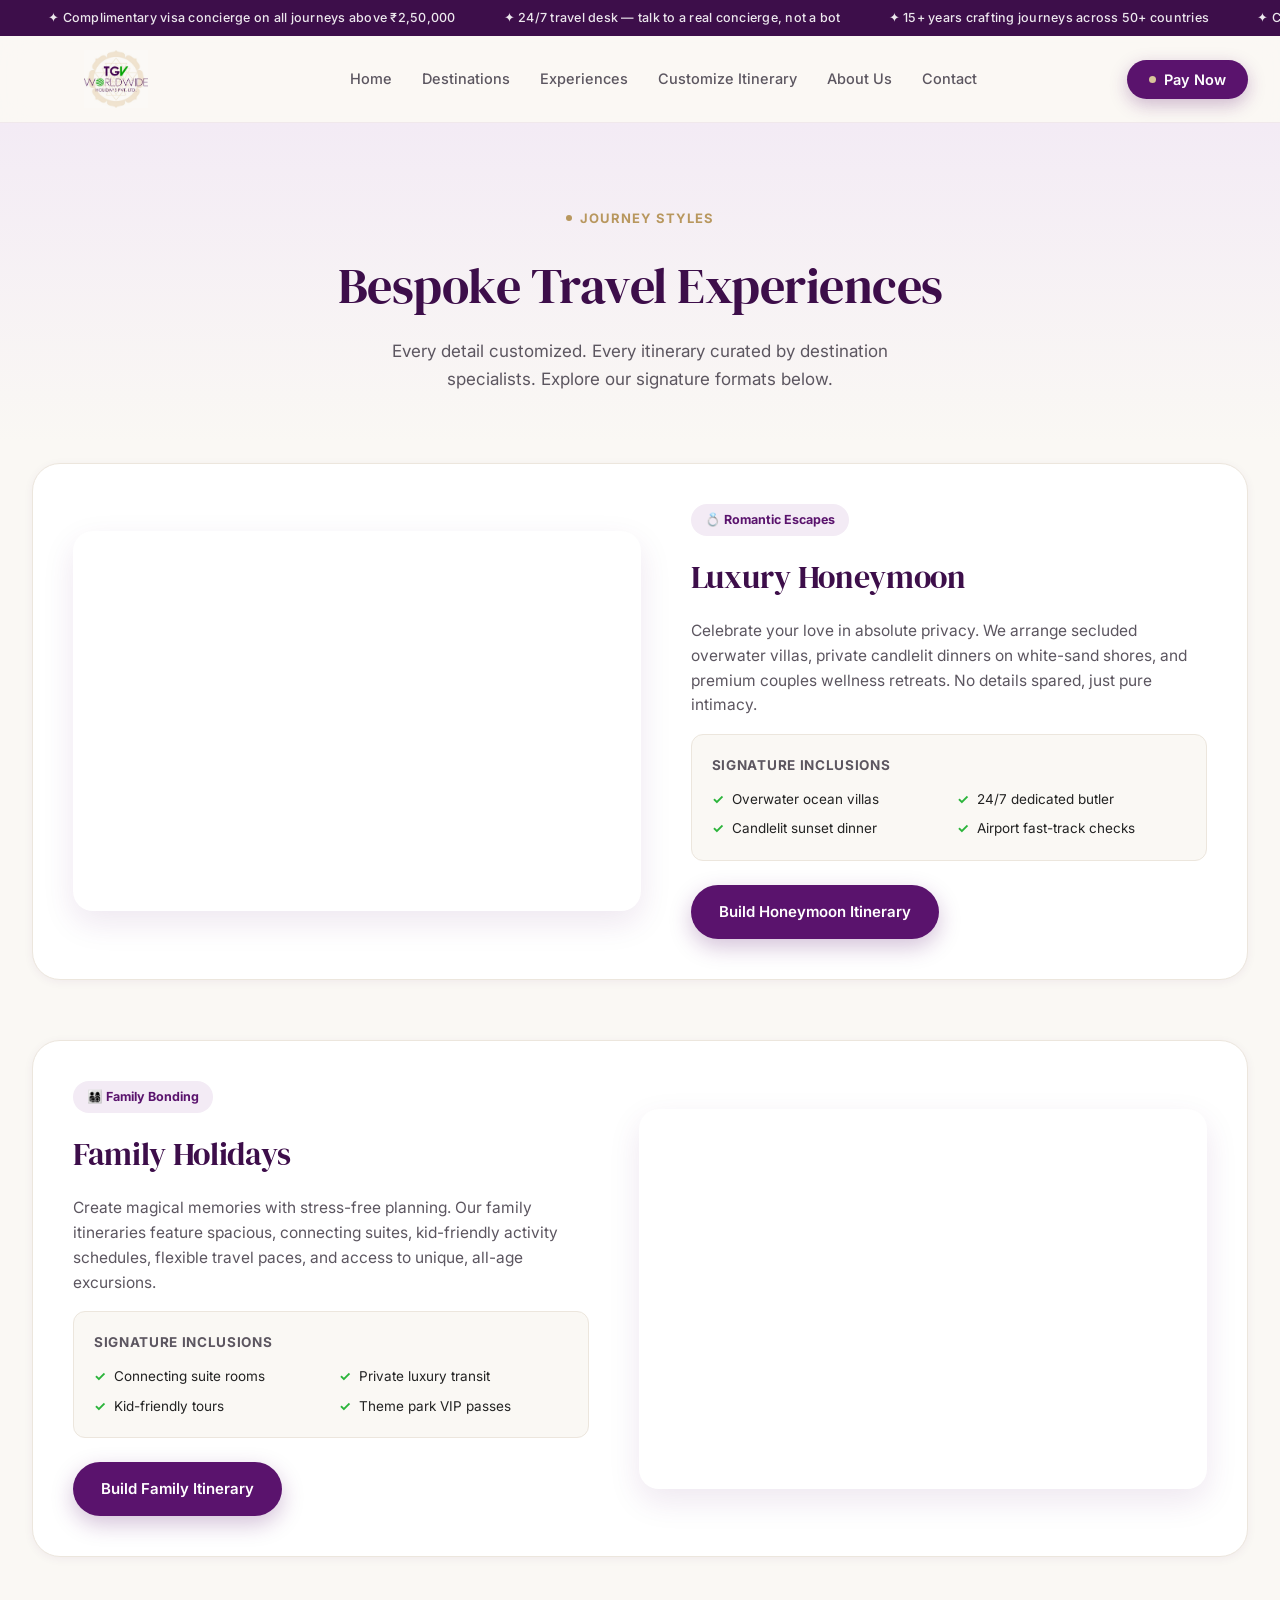
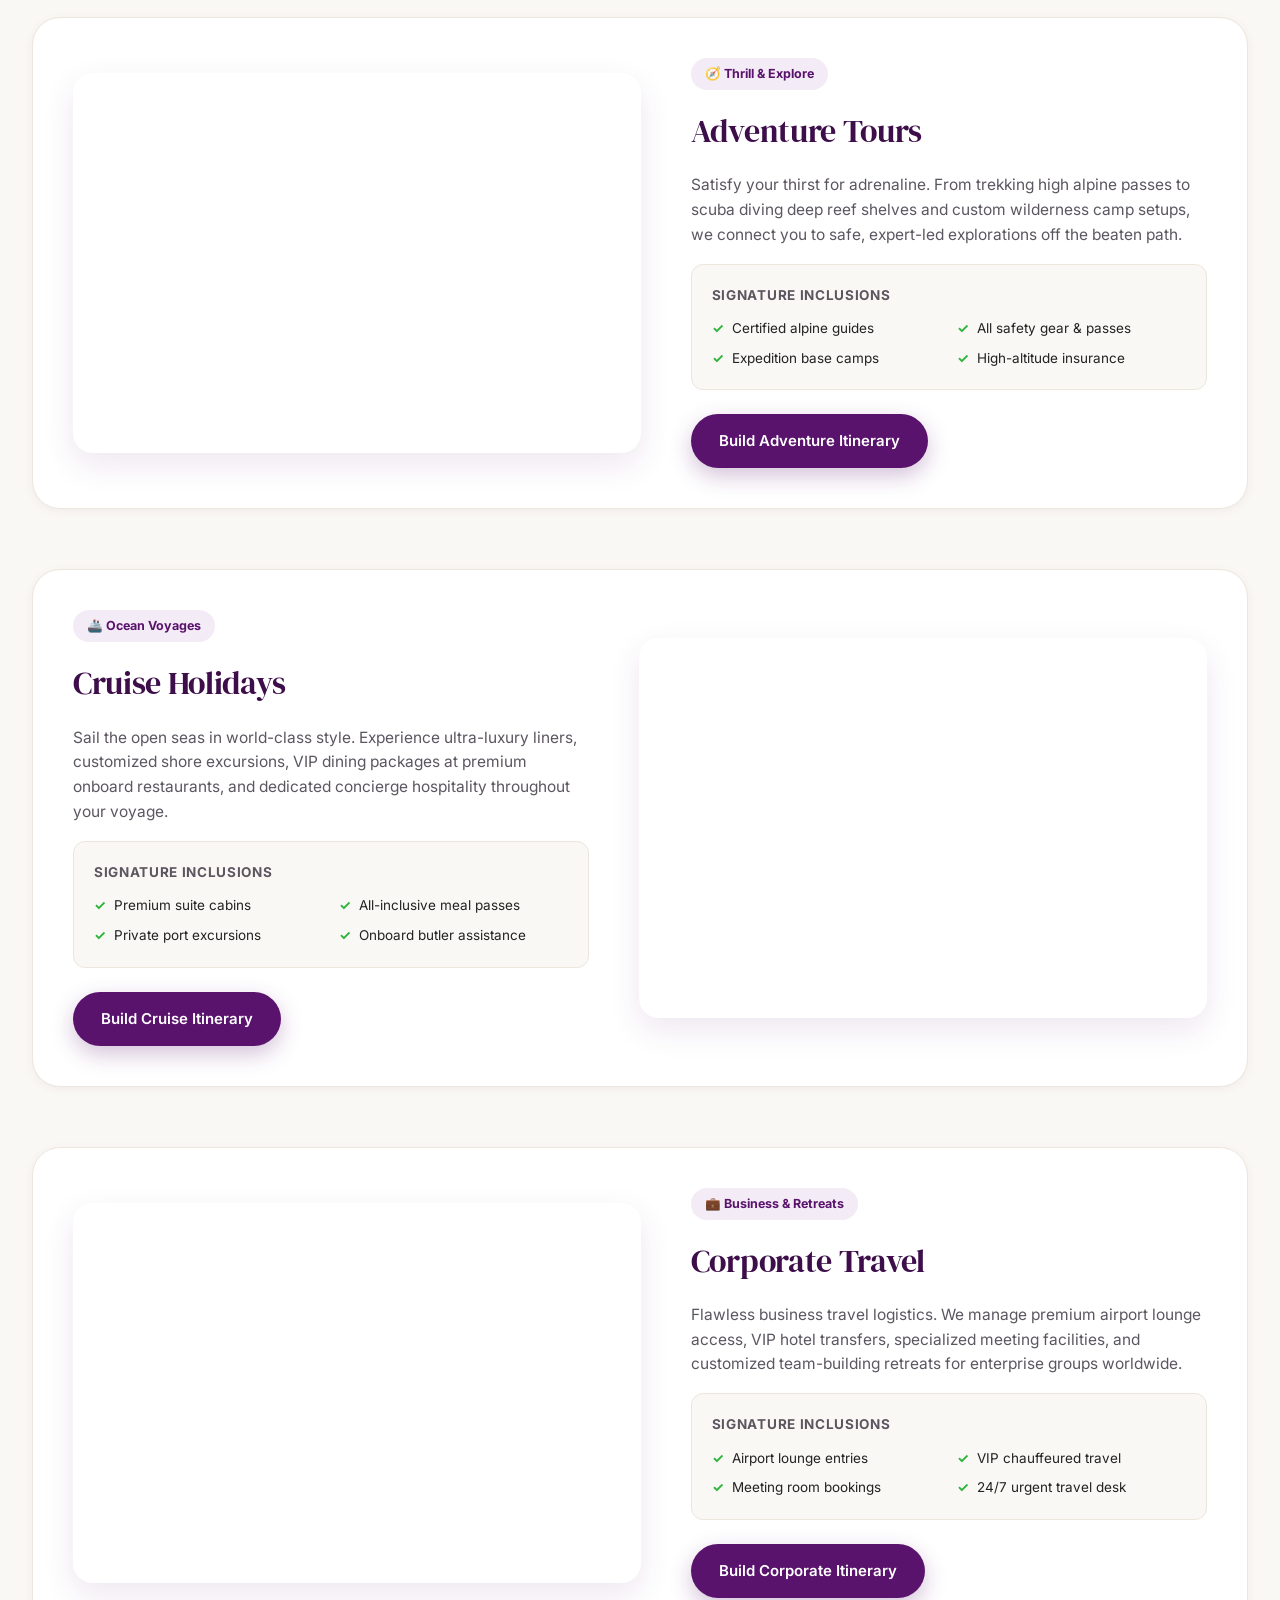
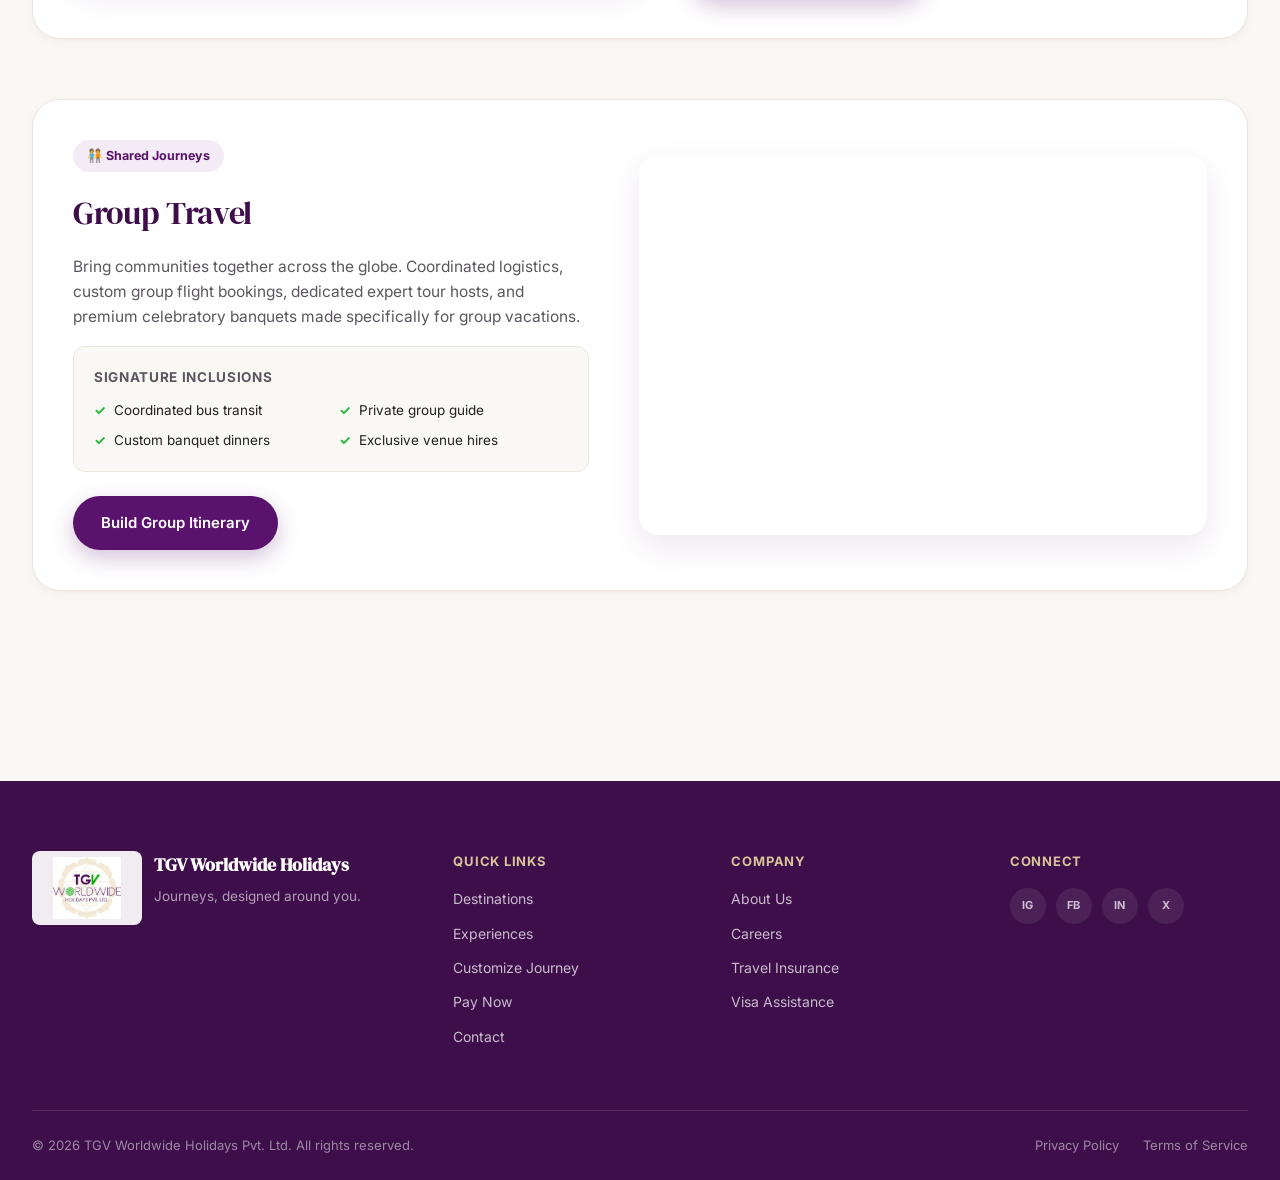
<file: experiences.html>
<!DOCTYPE html>
<html lang="en">
<head>
<meta charset="UTF-8">
<meta name="viewport" content="width=device-width, initial-scale=1.0">
<title>Experiences — TGV Worldwide Holidays</title>
<link rel="preconnect" href="https://fonts.googleapis.com">
<link rel="preconnect" href="https://fonts.gstatic.com" crossorigin>
<link href="https://fonts.googleapis.com/css2?family=DM+Serif+Display:ital@0;1&family=Inter:wght@400;500;600;700;800&display=swap" rel="stylesheet">
<link rel="stylesheet" href="styles.css">
</head>
<body>

<!-- ============ ANNOUNCEMENT STRIP ============ -->
<div class="announce-strip">
  <div class="announce-track">
    <span>✦ Complimentary visa concierge on all journeys above ₹2,50,000</span>
    <span>✦ 24/7 travel desk — talk to a real concierge, not a bot</span>
    <span>✦ 15+ years crafting journeys across 50+ countries</span>
    <span>✦ Complimentary visa concierge on all journeys above ₹2,50,000</span>
    <span>✦ 24/7 travel desk — talk to a real concierge, not a bot</span>
    <span>✦ 15+ years crafting journeys across 50+ countries</span>
  </div>
</div>

<!-- ============ NAVIGATION ============ -->
<header class="nav" id="nav">
  <div class="nav-inner">
    <a href="index.html" class="brand">
      <img class="brand-logo" src="tgv-logo.jpeg" alt="TGV Worldwide Holidays Pvt. Ltd.">
    </a>

    <nav class="nav-links" id="navLinks">
      <a href="index.html">Home</a>
      <a href="destinations.html">Destinations</a>
      <a href="experiences.html" class="active">Experiences</a>
      <a href="customize.html">Customize Itinerary</a>
      <a href="about.html">About Us</a>
      <a href="contact.html">Contact</a>
    </nav>

    <div class="nav-right">
      <button class="btn-pay-nav" id="payNavBtn">
        <span class="pay-dot"></span>
        Pay Now
      </button>
      <button class="nav-toggle" id="navToggle" aria-label="Toggle menu">
        <span></span><span></span><span></span>
      </button>
    </div>
  </div>
</header>

<main>

<!-- ============ HERO ============ -->
<section class="exp-hero">
  <div class="section-inner">
    <span class="eyebrow"><span class="eyebrow-dot"></span>Journey Styles</span>
    <h1 style="font-size: clamp(34px, 5vw, 50px); margin-bottom: 12px; color: var(--purple-deep);">Bespoke Travel Experiences</h1>
    <p class="section-sub" style="margin: 0 auto;">Every detail customized. Every itinerary curated by destination specialists. Explore our signature formats below.</p>
  </div>
</section>

<!-- ============ EXPERIENCES DETAILS GRID ============ -->
<section class="section" style="padding-top: 20px;">
  <div class="section-inner">
    
    <div class="exp-detail-grid">
      <!-- Luxury Honeymoon -->
      <div class="exp-detail-item">
        <div class="exp-detail-media" style="background-image:url('https://images.unsplash.com/photo-1505228395891-9a51e7e86bf6?q=80&w=800&auto=format&fit=crop')"></div>
        <div class="exp-detail-info">
          <span class="exp-badge">💍 Romantic Escapes</span>
          <h2>Luxury Honeymoon</h2>
          <p>Celebrate your love in absolute privacy. We arrange secluded overwater villas, private candlelit dinners on white-sand shores, and premium couples wellness retreats. No details spared, just pure intimacy.</p>
          <div class="inclusions-box">
            <div class="inclusions-title">Signature Inclusions</div>
            <ul class="inclusions-list">
              <li>Overwater ocean villas</li>
              <li>24/7 dedicated butler</li>
              <li>Candlelit sunset dinner</li>
              <li>Airport fast-track checks</li>
            </ul>
          </div>
          <a href="customize.html?style=Romantic" class="btn-primary">Build Honeymoon Itinerary</a>
        </div>
      </div>

      <!-- Family Holidays -->
      <div class="exp-detail-item">
        <div class="exp-detail-info">
          <span class="exp-badge">👨‍👩‍👧‍👦 Family Bonding</span>
          <h2>Family Holidays</h2>
          <p>Create magical memories with stress-free planning. Our family itineraries feature spacious, connecting suites, kid-friendly activity schedules, flexible travel paces, and access to unique, all-age excursions.</p>
          <div class="inclusions-box">
            <div class="inclusions-title">Signature Inclusions</div>
            <ul class="inclusions-list">
              <li>Connecting suite rooms</li>
              <li>Private luxury transit</li>
              <li>Kid-friendly tours</li>
              <li>Theme park VIP passes</li>
            </ul>
          </div>
          <a href="customize.html?style=Relaxed%20Luxury" class="btn-primary">Build Family Itinerary</a>
        </div>
        <div class="exp-detail-media" style="background-image:url('https://images.unsplash.com/photo-1602002418082-dd4a8c54e2f5?q=80&w=800&auto=format&fit=crop')"></div>
      </div>

      <!-- Adventure Tours -->
      <div class="exp-detail-item">
        <div class="exp-detail-media" style="background-image:url('https://images.unsplash.com/photo-1551632811-561732d1e306?q=80&w=800&auto=format&fit=crop')"></div>
        <div class="exp-detail-info">
          <span class="exp-badge">🧭 Thrill & Explore</span>
          <h2>Adventure Tours</h2>
          <p>Satisfy your thirst for adrenaline. From trekking high alpine passes to scuba diving deep reef shelves and custom wilderness camp setups, we connect you to safe, expert-led explorations off the beaten path.</p>
          <div class="inclusions-box">
            <div class="inclusions-title">Signature Inclusions</div>
            <ul class="inclusions-list">
              <li>Certified alpine guides</li>
              <li>All safety gear & passes</li>
              <li>Expedition base camps</li>
              <li>High-altitude insurance</li>
            </ul>
          </div>
          <a href="customize.html?style=Adventure" class="btn-primary">Build Adventure Itinerary</a>
        </div>
      </div>

      <!-- Cruise Holidays -->
      <div class="exp-detail-item">
        <div class="exp-detail-info">
          <span class="exp-badge">🚢 Ocean Voyages</span>
          <h2>Cruise Holidays</h2>
          <p>Sail the open seas in world-class style. Experience ultra-luxury liners, customized shore excursions, VIP dining packages at premium onboard restaurants, and dedicated concierge hospitality throughout your voyage.</p>
          <div class="inclusions-box">
            <div class="inclusions-title">Signature Inclusions</div>
            <ul class="inclusions-list">
              <li>Premium suite cabins</li>
              <li>All-inclusive meal passes</li>
              <li>Private port excursions</li>
              <li>Onboard butler assistance</li>
            </ul>
          </div>
          <a href="customize.html?style=Relaxed%20Luxury" class="btn-primary">Build Cruise Itinerary</a>
        </div>
        <div class="exp-detail-media" style="background-image:url('https://images.unsplash.com/photo-1599640842225-85d111c60e6b?q=80&w=800&auto=format&fit=crop')"></div>
      </div>

      <!-- Corporate Travel -->
      <div class="exp-detail-item">
        <div class="exp-detail-media" style="background-image:url('https://images.unsplash.com/photo-1497366216548-37526070297c?q=80&w=800&auto=format&fit=crop')"></div>
        <div class="exp-detail-info">
          <span class="exp-badge">💼 Business & Retreats</span>
          <h2>Corporate Travel</h2>
          <p>Flawless business travel logistics. We manage premium airport lounge access, VIP hotel transfers, specialized meeting facilities, and customized team-building retreats for enterprise groups worldwide.</p>
          <div class="inclusions-box">
            <div class="inclusions-title">Signature Inclusions</div>
            <ul class="inclusions-list">
              <li>Airport lounge entries</li>
              <li>VIP chauffeured travel</li>
              <li>Meeting room bookings</li>
              <li>24/7 urgent travel desk</li>
            </ul>
          </div>
          <a href="customize.html?style=Relaxed%20Luxury" class="btn-primary">Build Corporate Itinerary</a>
        </div>
      </div>

      <!-- Group Travel -->
      <div class="exp-detail-item">
        <div class="exp-detail-info">
          <span class="exp-badge">🧑‍🤝‍🧑 Shared Journeys</span>
          <h2>Group Travel</h2>
          <p>Bring communities together across the globe. Coordinated logistics, custom group flight bookings, dedicated expert tour hosts, and premium celebratory banquets made specifically for group vacations.</p>
          <div class="inclusions-box">
            <div class="inclusions-title">Signature Inclusions</div>
            <ul class="inclusions-list">
              <li>Coordinated bus transit</li>
              <li>Private group guide</li>
              <li>Custom banquet dinners</li>
              <li>Exclusive venue hires</li>
            </ul>
          </div>
          <a href="customize.html?style=Cultural" class="btn-primary">Build Group Itinerary</a>
        </div>
        <div class="exp-detail-media" style="background-image:url('https://images.unsplash.com/photo-1539635278303-d4002c07eae3?q=80&w=800&auto=format&fit=crop')"></div>
      </div>
    </div>

  </div>
</section>

</main>

<!-- ============ FOOTER ============ -->
<footer class="footer">
  <div class="footer-inner">
    <div class="footer-top">
      <div class="footer-brand">
        <img class="footer-logo" src="tgv-logo.jpeg" alt="TGV Worldwide Holidays Pvt. Ltd.">
        <div>
          <strong>TGV Worldwide Holidays</strong>
          <p>Journeys, designed around you.</p>
        </div>
      </div>

      <div class="footer-col">
        <h5>Quick Links</h5>
        <a href="destinations.html">Destinations</a>
        <a href="experiences.html">Experiences</a>
        <a href="customize.html">Customize Journey</a>
        <a href="#" id="footerPayLink">Pay Now</a>
        <a href="contact.html">Contact</a>
      </div>

      <div class="footer-col">
        <h5>Company</h5>
        <a href="about.html">About Us</a>
        <a href="#">Careers</a>
        <a href="#">Travel Insurance</a>
        <a href="#">Visa Assistance</a>
      </div>

      <div class="footer-col">
        <h5>Connect</h5>
        <div class="footer-social">
          <a href="#" aria-label="Instagram">IG</a>
          <a href="#" aria-label="Facebook">FB</a>
          <a href="#" aria-label="LinkedIn">IN</a>
          <a href="#" aria-label="X">X</a>
        </div>
      </div>
    </div>

    <div class="footer-bottom">
      <span>© 2026 TGV Worldwide Holidays Pvt. Ltd. All rights reserved.</span>
      <div class="footer-legal"><a href="#">Privacy Policy</a><a href="#">Terms of Service</a></div>
    </div>
  </div>
</footer>

<!-- ============ PAY NOW MODAL (DEMO) ============ -->
<div class="pay-overlay" id="payOverlay">
  <div class="pay-modal" id="payModal">
    <button class="pay-close" id="payClose" aria-label="Close">✕</button>

    <div class="pay-grid">
      <div class="pay-summary">
        <span class="pay-summary-label">Booking Summary</span>
        <div class="ticket-card" id="ticketCard">
          <div class="ticket-top">
            <span class="ticket-brand">TGV</span>
            <span class="ticket-status">Demo Payment</span>
          </div>
          <div class="ticket-route">
            <div class="ticket-point">
              <strong>BLR</strong>
              <span>Bengaluru</span>
            </div>
            <div class="ticket-plane">
              <svg width="28" height="28" viewBox="0 0 24 24" fill="none"><path d="M12 2 L14 9 L21 11 L14 13 L12 21 L10 13 L3 11 L10 9 Z" fill="#D8C49A"/></svg>
            </div>
            <div class="ticket-point align-right">
              <strong id="ticketDest">MLE</strong>
              <span id="ticketDestCity">Maldives</span>
            </div>
          </div>
          <div class="ticket-divider">
            <span class="ticket-notch left"></span>
            <span class="ticket-dash"></span>
            <span class="ticket-notch right"></span>
          </div>
          <div class="ticket-bottom">
            <div><span>Package</span><strong id="ticketPackage">Luxury Honeymoon</strong></div>
            <div><span>Travelers</span><strong>2 Adults</strong></div>
            <div><span>Dates</span><strong>14 – 21 Nov 2026</strong></div>
          </div>
        </div>

        <div class="price-breakdown">
          <div class="pb-row"><span>Package price</span><strong>₹2,30,000</strong></div>
          <div class="pb-row"><span>Concierge & visa support</span><strong>₹12,000</strong></div>
          <div class="pb-row"><span>Taxes & fees</span><strong>₹8,000</strong></div>
          <div class="pb-row total"><span>Total due today</span><strong>₹2,50,000</strong></div>
        </div>

        <div class="secure-note">
          <span>🔒</span> This is a demo checkout. No real payment will be processed.
        </div>
      </div>

      <div class="pay-form-wrap">
        <span class="pay-summary-label">Payment Details</span>

        <div class="pay-methods" id="payMethods">
          <button class="pm-btn active" data-method="card">💳 Card</button>
          <button class="pm-btn" data-method="upi">📱 UPI</button>
          <button class="pm-btn" data-method="netbanking">🏦 Net Banking</button>
        </div>

        <form class="pay-form" id="cardForm">
          <div class="live-card" id="liveCard">
            <div class="lc-top">
              <svg width="38" height="26" viewBox="0 0 38 26" fill="none"><rect width="38" height="26" rx="4" fill="rgba(255,255,255,0.18)"/><rect x="4" y="16" width="8" height="2" rx="1" fill="#D8C49A"/></svg>
              <span class="lc-network" id="lcNetwork">VISA</span>
            </div>
            <div class="lc-number" id="lcNumber">•••• •••• •••• ••••</div>
            <div class="lc-bottom">
              <div><span>Card Holder</span><strong id="lcName">YOUR NAME</strong></div>
              <div><span>Expires</span><strong id="lcExpiry">MM/YY</strong></div>
            </div>
          </div>

          <label class="pf-field">
            <span>Card Number</span>
            <input type="text" id="cardNumber" placeholder="4242 4242 4242 4242" maxlength="19" autocomplete="off" inputmode="numeric">
          </label>
          <label class="pf-field">
            <span>Cardholder Name</span>
            <input type="text" id="cardName" placeholder="Asha Verma" autocomplete="off">
          </label>
          <div class="pf-row">
            <label class="pf-field">
              <span>Expiry</span>
              <input type="text" id="cardExpiry" placeholder="MM/YY" maxlength="5" autocomplete="off" inputmode="numeric">
            </label>
            <label class="pf-field">
              <span>CVV</span>
              <input type="password" id="cardCvv" placeholder="123" maxlength="3" autocomplete="off" inputmode="numeric">
            </label>
          </div>

          <button type="submit" class="btn-primary pay-submit" id="paySubmitBtn">
            <span id="paySubmitText">Pay ₹2,50,000 Securely</span>
            <svg class="pay-spinner" width="18" height="18" viewBox="0 0 24 24" fill="none"><circle cx="12" cy="12" r="9" stroke="white" stroke-width="3" stroke-linecap="round" stroke-dasharray="40" /></svg>
          </button>
          <div class="pay-trust-row">
            <span>🔒 256-bit SSL</span><span>✦ PCI-DSS</span><span>✓ Verified by TGV</span>
          </div>
        </form>

        <div class="pay-form" id="upiForm" style="display:none">
          <div class="upi-qr-box">
            <svg viewBox="0 0 132 132" width="132" height="132">
              <rect width="132" height="132" fill="white"/>
              <g fill="#1A0E1F">
                <rect x="8" y="8" width="28" height="28"/>
                <rect x="96" y="8" width="28" height="28"/>
                <rect x="8" y="96" width="28" height="28"/>
              </g>
              <g fill="white">
                <rect x="14" y="14" width="16" height="16"/>
                <rect x="102" y="14" width="16" height="16"/>
                <rect x="14" y="102" width="16" height="16"/>
              </g>
              <g fill="#1A0E1F">
                <rect x="19" y="19" width="6" height="6"/>
                <rect x="107" y="19" width="6" height="6"/>
                <rect x="19" y="107" width="6" height="6"/>
              </g>
              <g fill="#1A0E1F">
                <rect x="40" y="14" width="5" height="5"/><rect x="50" y="14" width="5" height="5"/><rect x="62" y="14" width="5" height="5"/><rect x="74" y="14" width="5" height="5"/><rect x="84" y="14" width="5" height="5"/>
                <rect x="14" y="40" width="5" height="5"/><rect x="14" y="52" width="5" height="5"/><rect x="14" y="64" width="5" height="5"/><rect x="14" y="76" width="5" height="5"/><rect x="14" y="86" width="5" height="5"/>
              </g>
              <g fill="#1A0E1F">
                <rect x="44" y="28" width="6" height="6"/><rect x="58" y="28" width="6" height="6"/><rect x="74" y="28" width="6" height="6"/><rect x="90" y="34" width="6" height="6"/>
                <rect x="40" y="42" width="6" height="6"/><rect x="52" y="42" width="6" height="6"/><rect x="68" y="46" width="6" height="6"/><rect x="84" y="42" width="6" height="6"/><rect x="98" y="48" width="6" height="6"/>
                <rect x="46" y="56" width="6" height="6"/><rect x="60" y="58" width="6" height="6"/><rect x="76" y="56" width="6" height="6"/><rect x="92" y="60" width="6" height="6"/>
                <rect x="40" y="70" width="6" height="6"/><rect x="56" y="72" width="6" height="6"/><rect x="70" y="68" width="6" height="6"/><rect x="86" y="74" width="6" height="6"/><rect x="100" y="70" width="6" height="6"/>
                <rect x="48" y="84" width="6" height="6"/><rect x="62" y="86" width="6" height="6"/><rect x="78" y="84" width="6" height="6"/><rect x="94" y="88" width="6" height="6"/>
                <rect x="44" y="98" width="6" height="6"/><rect x="58" y="100" width="6" height="6"/><rect x="72" y="98" width="6" height="6"/><rect x="88" y="102" width="6" height="6"/><rect x="104" y="98" width="6" height="6"/>
                <rect x="50" y="110" width="6" height="6"/><rect x="64" y="112" width="6" height="6"/><rect x="80" y="110" width="6" height="6"/><rect x="96" y="114" width="6" height="6"/><rect x="110" y="110" width="6" height="6"/>
                <rect x="110" y="50" width="6" height="6"/><rect x="110" y="64" width="6" height="6"/><rect x="110" y="78" width="6" height="6"/><rect x="110" y="92" width="6" height="6"/>
              </g>
              <rect x="56" y="56" width="20" height="20" rx="4" fill="white"/>
              <rect x="56" y="56" width="20" height="20" rx="4" fill="none" stroke="#5A136D" stroke-width="1.5"/>
              <path d="M62 66 L66 70 L74 60" stroke="#5A136D" stroke-width="2" fill="none" stroke-linecap="round" stroke-linejoin="round"/>
            </svg>
          </div>
          <p class="upi-hint">Scan with any UPI app, or enter your UPI ID below.</p>
          <label class="pf-field">
            <span>UPI ID</span>
            <input type="text" id="upiId" placeholder="yourname@upi" autocomplete="off">
          </label>
          <button type="button" class="btn-primary pay-submit" id="upiSubmitBtn">
            <span>Pay ₹2,50,000 via UPI</span>
          </button>
        </div>

        <div class="pay-form" id="netForm" style="display:none">
          <p class="upi-hint">Select your bank to continue.</p>
          <div class="bank-grid">
            <button type="button" class="bank-btn">HDFC Bank</button>
            <button type="button" class="bank-btn">ICICI Bank</button>
            <button type="button" class="bank-btn">SBI</button>
            <button type="button" class="bank-btn">Axis Bank</button>
            <button type="button" class="bank-btn">Kotak Bank</button>
            <button type="button" class="bank-btn">Other Banks</button>
          </div>
          <button type="button" class="btn-primary pay-submit" id="netSubmitBtn">
            <span>Continue to Bank</span>
          </button>
        </div>
      </div>
    </div>
  </div>
</div>

<!-- ============ PAYMENT SUCCESS OVERLAY ============ -->
<div class="success-overlay" id="successOverlay">
  <div class="success-modal">
    <div class="success-burst" id="successBurst"></div>
    <div class="success-check">
      <svg width="64" height="64" viewBox="0 0 64 64" fill="none">
        <circle cx="32" cy="32" r="30" fill="#2AB43A" opacity="0.12"/>
        <circle cx="32" cy="32" r="24" fill="#2AB43A"/>
        <path id="checkPath" d="M20 32 L28 40 L44 22" stroke="white" stroke-width="4" stroke-linecap="round" stroke-linejoin="round" fill="none"/>
      </svg>
    </div>
    <h3>Payment Successful</h3>
    <p>Your booking is confirmed. A copy of your itinerary and receipt has been sent to your email.</p>
    <div class="success-ref">Booking Reference: <strong id="successRef">TGV-284910</strong></div>
    <button class="btn-primary" id="successClose">Done</button>
  </div>
</div>

<script src="script.js"></script>
</body>
</html>
</file>
<file: styles.css>
/* ============================================
   TGV WORLDWIDE HOLIDAYS — DESIGN SYSTEM
   Light luxury travel concierge platform
   ============================================ */

:root {
  /* Brand */
  --purple: #5A136D;
  --purple-deep: #3D0E4A;
  --purple-tint: #F3EBF5;
  --purple-tint-2: #EFE3F2;
  --gold: #D8C49A;
  --gold-deep: #B8975E;
  --green: #2AB43A;
  --green-tint: #E6F7E8;

  --bg: #FAF8F4;
  --bg-alt: #F3EFE6;
  --card: #FFFFFF;
  --text: #222222;
  --text-soft: #5C5660;
  --text-mute: #8A8390;
  --border: #ECE6DD;

  --radius: 20px;
  --radius-sm: 12px;
  --radius-lg: 28px;

  --shadow-sm: 0 2px 10px rgba(90, 19, 109, 0.06);
  --shadow-md: 0 12px 32px rgba(90, 19, 109, 0.10);
  --shadow-lg: 0 24px 60px rgba(90, 19, 109, 0.16);
  --shadow-gold: 0 10px 30px rgba(184, 151, 94, 0.25);

  --ease: cubic-bezier(0.22, 1, 0.36, 1);
}

* { margin: 0; padding: 0; box-sizing: border-box; }

html { scroll-behavior: smooth; }

body {
  font-family: 'Inter', sans-serif;
  background: var(--bg);
  color: var(--text);
  line-height: 1.6;
  -webkit-font-smoothing: antialiased;
  overflow-x: hidden;
}

h1, h2, h3, h4 {
  font-family: 'DM Serif Display', serif;
  font-weight: 400;
  color: var(--purple-deep);
  letter-spacing: -0.01em;
}

a { text-decoration: none; color: inherit; }
button { font-family: inherit; cursor: pointer; border: none; background: none; }
img { max-width: 100%; display: block; }

:focus-visible {
  outline: 2px solid var(--purple);
  outline-offset: 3px;
  border-radius: 4px;
}

@media (prefers-reduced-motion: reduce) {
  * { animation-duration: 0.01ms !important; transition-duration: 0.01ms !important; }
}

/* ============ REVEAL ANIMATION ============ */
[data-reveal] {
  opacity: 0;
  transform: translateY(28px);
  transition: opacity 0.8s var(--ease), transform 0.8s var(--ease);
}
[data-reveal].in-view {
  opacity: 1;
  transform: translateY(0);
}

/* ============ ANNOUNCEMENT STRIP ============ */
.announce-strip {
  background: var(--purple-deep);
  color: rgba(255,255,255,0.9);
  font-size: 12.5px;
  font-weight: 500;
  letter-spacing: 0.02em;
  overflow: hidden;
  white-space: nowrap;
  height: 36px;
  display: flex;
  align-items: center;
}
.announce-track {
  display: inline-flex;
  gap: 48px;
  padding-left: 48px;
  animation: marquee 28s linear infinite;
}
.announce-track span { display: inline-flex; gap: 8px; align-items: center; }
@keyframes marquee {
  from { transform: translateX(0); }
  to { transform: translateX(-50%); }
}

/* ============ NAVIGATION ============ */
.nav {
  position: sticky;
  top: 0;
  z-index: 200;
  background: rgba(250, 248, 244, 0.82);
  backdrop-filter: blur(16px) saturate(160%);
  -webkit-backdrop-filter: blur(16px) saturate(160%);
  border-bottom: 1px solid rgba(90, 19, 109, 0.07);
  transition: box-shadow 0.3s var(--ease), background 0.3s var(--ease);
}
.nav.scrolled {
  box-shadow: 0 4px 24px rgba(90, 19, 109, 0.08);
  background: rgba(250, 248, 244, 0.95);
}
.nav-inner {
  max-width: 1320px;
  margin: 0 auto;
  padding: 14px 32px;
  display: flex;
  align-items: center;
  justify-content: space-between;
  gap: 24px;
}
.brand {
  display: flex;
  align-items: center;
  gap: 10px;
  flex-shrink: 0;
}
.brand-logo {
  width: 168px;
  height: 58px;
  object-fit: contain;
  mix-blend-mode: multiply;
}
.brand-text { display: flex; flex-direction: column; line-height: 1.15; }
.brand-text strong {
  font-family: 'DM Serif Display', serif;
  font-size: 19px;
  color: var(--purple-deep);
  letter-spacing: 0.01em;
}
.brand-text em {
  font-style: normal;
  font-size: 10.5px;
  letter-spacing: 0.08em;
  text-transform: uppercase;
  color: var(--gold-deep);
  font-weight: 600;
}

.nav-links {
  display: flex;
  gap: 30px;
  font-size: 14.5px;
  font-weight: 500;
  color: var(--text-soft);
}
.nav-links a { position: relative; padding: 6px 0; transition: color 0.2s; }
.nav-links a::after {
  content: '';
  position: absolute;
  left: 0; right: 0; bottom: 0;
  height: 2px;
  background: var(--gold);
  transform: scaleX(0);
  transition: transform 0.25s var(--ease);
  border-radius: 2px;
}
.nav-links a:hover { color: var(--purple); }
.nav-links a:hover::after { transform: scaleX(1); }

.nav-right { display: flex; align-items: center; gap: 14px; }

.btn-pay-nav {
  display: flex;
  align-items: center;
  gap: 8px;
  background: var(--purple);
  color: white;
  font-size: 14.5px;
  font-weight: 600;
  padding: 11px 22px;
  border-radius: 100px;
  box-shadow: 0 6px 18px rgba(90, 19, 109, 0.28);
  transition: transform 0.25s var(--ease), box-shadow 0.25s var(--ease), background 0.25s;
  position: relative;
}
.btn-pay-nav:hover {
  transform: translateY(-2px);
  box-shadow: 0 10px 26px rgba(90, 19, 109, 0.36);
  background: #6B1880;
}
.btn-pay-nav:active { transform: translateY(0); }
.pay-dot {
  width: 7px; height: 7px;
  border-radius: 50%;
  background: var(--gold);
  box-shadow: 0 0 0 0 rgba(216,196,154,0.6);
  animation: pulse-dot 2s infinite;
}
@keyframes pulse-dot {
  0% { box-shadow: 0 0 0 0 rgba(216,196,154,0.6); }
  70% { box-shadow: 0 0 0 6px rgba(216,196,154,0); }
  100% { box-shadow: 0 0 0 0 rgba(216,196,154,0); }
}

.nav-toggle {
  display: none;
  flex-direction: column;
  gap: 5px;
  padding: 6px;
}
.nav-toggle span {
  width: 22px; height: 2px;
  background: var(--purple-deep);
  border-radius: 2px;
  transition: 0.3s;
}

/* ============ BUTTONS (shared) ============ */
.btn-primary {
  display: inline-flex;
  align-items: center;
  gap: 9px;
  background: var(--purple);
  color: white;
  font-weight: 600;
  font-size: 15px;
  padding: 15px 28px;
  border-radius: 100px;
  box-shadow: 0 8px 22px rgba(90, 19, 109, 0.26);
  transition: transform 0.25s var(--ease), box-shadow 0.25s var(--ease), background 0.25s;
}
.btn-primary:hover {
  transform: translateY(-3px);
  box-shadow: 0 14px 30px rgba(90, 19, 109, 0.34);
  background: #6B1880;
}
.btn-primary svg { transition: transform 0.25s var(--ease); }
.btn-primary:hover svg { transform: translateX(3px); }

.btn-secondary {
  display: inline-flex;
  align-items: center;
  gap: 9px;
  background: transparent;
  color: var(--purple-deep);
  font-weight: 600;
  font-size: 15px;
  padding: 15px 26px;
  border-radius: 100px;
  border: 1.5px solid rgba(90, 19, 109, 0.22);
  transition: all 0.25s var(--ease);
}
.btn-secondary:hover {
  border-color: var(--purple);
  background: var(--purple-tint);
  transform: translateY(-2px);
}

.btn-ghost {
  background: transparent;
  color: var(--text-soft);
  font-weight: 600;
  font-size: 14.5px;
  padding: 13px 22px;
  border-radius: 100px;
  transition: all 0.2s;
}
.btn-ghost:hover { background: var(--purple-tint); color: var(--purple); }
.btn-ghost:disabled { opacity: 0.4; pointer-events: none; }

/* ============ SHARED SECTION SCAFFOLDING ============ */
.section { padding: 110px 0; position: relative; }
.section-inner { max-width: 1320px; margin: 0 auto; padding: 0 32px; }

.eyebrow {
  display: inline-flex;
  align-items: center;
  gap: 8px;
  font-size: 13px;
  font-weight: 700;
  letter-spacing: 0.08em;
  text-transform: uppercase;
  color: var(--gold-deep);
  margin-bottom: 18px;
}
.eyebrow-dot {
  width: 6px; height: 6px;
  border-radius: 50%;
  background: var(--gold-deep);
}
.eyebrow-light { color: var(--gold); }
.eyebrow-light .eyebrow-dot { background: var(--gold); }

.section-head { max-width: 660px; margin-bottom: 56px; }
.section-head.light h2, .section-head.light p { color: white; }
.section-title {
  font-size: clamp(30px, 4vw, 44px);
  line-height: 1.15;
  margin-bottom: 16px;
}
.section-sub {
  font-size: 17px;
  color: var(--text-soft);
  max-width: 560px;
}

/* ============ HERO ============ */
.hero {
  position: relative;
  padding: 100px 0 80px;
  overflow: hidden;
}
.hero-glow {
  position: absolute;
  top: -200px; right: -150px;
  width: 700px; height: 700px;
  background: radial-gradient(circle, rgba(216,196,154,0.35), transparent 70%);
  filter: blur(20px);
  pointer-events: none;
}
.hero-inner {
  max-width: 1320px;
  margin: 0 auto;
  padding: 0 32px;
  display: grid;
  grid-template-columns: 1.05fr 1fr;
  gap: 60px;
  align-items: center;
  position: relative;
  z-index: 1;
}
.hero-title {
  font-size: clamp(38px, 5.2vw, 60px);
  line-height: 1.1;
  margin: 22px 0 22px;
  color: var(--purple-deep);
}
.hero-title em {
  font-style: italic;
  color: var(--gold-deep);
  background: linear-gradient(90deg, var(--gold-deep), var(--purple));
  -webkit-background-clip: text;
  background-clip: text;
  -webkit-text-fill-color: transparent;
}
.hero-sub {
  font-size: 17.5px;
  color: var(--text-soft);
  max-width: 480px;
  margin-bottom: 36px;
}
.hero-actions { display: flex; gap: 16px; flex-wrap: wrap; margin-bottom: 48px; }

.hero-trust { display: flex; align-items: center; gap: 22px; }
.trust-item { display: flex; flex-direction: column; }
.trust-item strong { font-family: 'DM Serif Display', serif; font-size: 26px; color: var(--purple-deep); }
.trust-item span { font-size: 12.5px; color: var(--text-mute); letter-spacing: 0.02em; }
.trust-divider { width: 1px; height: 32px; background: var(--border); }

/* ---- HERO RIGHT: cinematic video ---- */
.hero-right {
  position: relative;
  min-height: 480px;
  display: flex;
  align-items: center;
}
.hero-video-card {
  width: 100%;
  aspect-ratio: 16 / 10;
  border-radius: 8px;
  overflow: hidden;
  background: #1A0E1F;
  box-shadow: var(--shadow-lg);
  border: 1px solid rgba(90,19,109,0.08);
}
.hero-video {
  width: 100%;
  height: 100%;
  display: block;
  object-fit: cover;
}
.dash-card {
  background: var(--card);
  border-radius: var(--radius-lg);
  box-shadow: var(--shadow-lg);
  padding: 28px;
  position: relative;
  z-index: 2;
  border: 1px solid rgba(90,19,109,0.06);
  animation: float-main 7s ease-in-out infinite;
}
@keyframes float-main {
  0%, 100% { transform: translateY(0); }
  50% { transform: translateY(-10px); }
}
.dash-header { display: flex; justify-content: space-between; align-items: center; margin-bottom: 22px; }
.dash-title { font-weight: 700; font-size: 15px; color: var(--purple-deep); }
.dash-status {
  font-size: 11.5px; font-weight: 700;
  background: var(--green-tint); color: var(--green);
  padding: 4px 12px; border-radius: 100px;
  display: flex; align-items: center; gap: 6px;
}
.dash-status::before { content: ''; width: 6px; height: 6px; border-radius: 50%; background: var(--green); display: inline-block; }

.dash-route {
  display: flex; align-items: center; justify-content: space-between;
  background: var(--purple-tint); border-radius: 16px; padding: 18px 20px;
  margin-bottom: 18px;
}
.route-point { display: flex; flex-direction: column; }
.route-point.align-right { align-items: flex-end; }
.route-city { font-size: 13px; color: var(--text-soft); }
.route-code { font-family: 'DM Serif Display', serif; font-size: 22px; color: var(--purple-deep); }

.dash-meta { display: grid; grid-template-columns: repeat(3, 1fr); gap: 12px; margin-bottom: 20px; }
.dash-meta-item { display: flex; flex-direction: column; gap: 4px; }
.dash-meta-item span { font-size: 11.5px; color: var(--text-mute); }
.dash-meta-item strong { font-size: 13.5px; color: var(--text); }

.dash-progress-bar { height: 7px; background: var(--bg-alt); border-radius: 100px; overflow: hidden; margin-bottom: 8px; }
.dash-progress-bar span {
  display: block; height: 100%;
  background: linear-gradient(90deg, var(--gold-deep), var(--gold));
  border-radius: 100px;
}
.dash-progress-label { font-size: 12px; color: var(--text-mute); }

.float-card {
  position: absolute;
  display: none;
  background: var(--card);
  border-radius: 16px;
  box-shadow: var(--shadow-md);
  padding: 12px 16px;
  align-items: center; gap: 12px;
  font-size: 13px;
  border: 1px solid rgba(90,19,109,0.06);
  animation: float-card 6s ease-in-out infinite;
}
.float-card strong { display: block; font-size: 13px; color: var(--text); }
.float-card span { display: block; font-size: 11.5px; color: var(--text-mute); }
.float-icon { width: 36px; height: 36px; border-radius: 10px; display: flex; align-items: center; justify-content: center; font-size: 16px; flex-shrink: 0; }
.float-card-1 { top: -14px; right: 0px; animation-delay: 0.3s; }
.float-card-2 { bottom: 110px; left: -36px; animation-delay: 1.1s; }
.float-card-3 { bottom: 14px; right: 10px; animation-delay: 1.9s; }
@keyframes float-card {
  0%, 100% { transform: translateY(0); }
  50% { transform: translateY(-8px); }
}

/* ============ EXPERIENCES ============ */
.exp-grid {
  display: grid;
  grid-template-columns: repeat(3, 1fr);
  gap: 26px;
}
.exp-card {
  background: var(--card);
  border-radius: var(--radius);
  padding: 22px;
  box-shadow: var(--shadow-sm);
  border: 1px solid var(--border);
  transition: transform 0.35s var(--ease), box-shadow 0.35s var(--ease);
  position: relative;
}
.exp-card:hover { transform: translateY(-8px); box-shadow: var(--shadow-lg); }
.exp-img {
  height: 170px;
  border-radius: 14px;
  background-size: cover;
  background-position: center;
  margin-bottom: -22px;
  position: relative;
}
.exp-icon {
  width: 46px; height: 46px;
  background: var(--card);
  border-radius: 12px;
  display: flex; align-items: center; justify-content: center;
  font-size: 20px;
  box-shadow: var(--shadow-md);
  position: relative;
  margin: 0 0 16px 16px;
  z-index: 2;
}
.exp-card h3 { font-size: 21px; margin-bottom: 8px; padding: 0 4px; }
.exp-card p { font-size: 14.5px; color: var(--text-soft); padding: 0 4px; margin-bottom: 16px; }
.exp-link {
  display: inline-flex; align-items: center; gap: 6px;
  font-weight: 600; font-size: 14px; color: var(--purple);
  padding: 0 4px;
  transition: gap 0.2s;
}
.exp-link svg { transition: transform 0.25s var(--ease); }
.exp-card:hover .exp-link svg { transform: translateX(4px); }

/* ============ CUSTOMIZE JOURNEY (signature section) ============ */
.customize {
  background: var(--purple-deep);
  background: linear-gradient(160deg, #3D0E4A 0%, #5A136D 55%, #6B1880 100%);
  overflow: hidden;
  padding: 120px 0;
}
.customize-bg {
  position: absolute;
  inset: 0;
  background-image:
    radial-gradient(circle at 12% 18%, rgba(216,196,154,0.16), transparent 38%),
    radial-gradient(circle at 88% 82%, rgba(216,196,154,0.12), transparent 42%);
  pointer-events: none;
}
.customize .section-sub.light, .customize .section-sub { color: rgba(255,255,255,0.72); }

.builder {
  background: rgba(255,255,255,0.97);
  border-radius: 28px;
  box-shadow: 0 40px 90px rgba(0,0,0,0.35);
  padding: 8px;
  position: relative;
  z-index: 1;
  display: grid;
  grid-template-columns: 230px 1fr;
  min-height: 560px;
  overflow: hidden;
}

.builder-steps {
  background: var(--purple-tint);
  border-radius: 24px;
  padding: 30px 16px;
  display: flex;
  flex-direction: column;
  gap: 6px;
  position: relative;
}
.b-step {
  display: flex; align-items: center; gap: 12px;
  padding: 13px 14px;
  border-radius: 14px;
  text-align: left;
  font-size: 14px;
  font-weight: 600;
  color: var(--text-mute);
  transition: all 0.25s var(--ease);
  position: relative;
  z-index: 1;
}
.b-num {
  font-family: 'DM Serif Display', serif;
  font-size: 14px;
  width: 26px; height: 26px;
  border-radius: 50%;
  display: flex; align-items: center; justify-content: center;
  background: rgba(90,19,109,0.08);
  color: var(--purple);
  flex-shrink: 0;
  transition: all 0.25s var(--ease);
}
.b-step.active { background: var(--card); color: var(--purple-deep); box-shadow: var(--shadow-sm); }
.b-step.active .b-num { background: var(--purple); color: white; }
.b-step.done .b-num { background: var(--green); color: white; }
.b-step.done .b-num::before { content: '✓'; }
.b-step:hover:not(.active) { color: var(--purple); }
.b-track { display: none; }

.builder-panel {
  padding: 44px 48px;
  display: flex;
  flex-direction: column;
}
.b-pane { display: none; flex: 1; animation: fadeUp 0.45s var(--ease); }
.b-pane.active { display: flex; flex-direction: column; }
@keyframes fadeUp { from { opacity: 0; transform: translateY(14px); } to { opacity: 1; transform: translateY(0); } }
.b-pane h3 { font-size: 26px; margin-bottom: 8px; }
.b-hint { color: var(--text-soft); font-size: 14.5px; margin-bottom: 28px; }

.chip-grid { display: grid; grid-template-columns: repeat(4, 1fr); gap: 12px; }
.chip {
  padding: 16px 12px;
  border-radius: 14px;
  background: var(--bg);
  border: 1.5px solid var(--border);
  font-weight: 600;
  font-size: 14.5px;
  text-align: center;
  transition: all 0.2s var(--ease);
}
.chip:hover { border-color: var(--gold); transform: translateY(-2px); }
.chip.active {
  background: var(--purple);
  color: white;
  border-color: var(--purple);
  box-shadow: var(--shadow-gold);
}

.date-row { display: flex; gap: 18px; margin-bottom: 18px; }
.date-field { display: flex; flex-direction: column; gap: 8px; flex: 1; }
.date-field span { font-size: 13px; font-weight: 600; color: var(--text-soft); }
.date-field input {
  padding: 14px 16px;
  border-radius: 12px;
  border: 1.5px solid var(--border);
  font-family: inherit;
  font-size: 14.5px;
  color: var(--text);
  background: var(--bg);
  transition: border-color 0.2s;
}
.date-field input:focus { border-color: var(--purple); outline: none; }
.trip-length {
  display: inline-flex;
  align-self: flex-start;
  background: var(--gold);
  background: linear-gradient(90deg, var(--gold), #E8DAB8);
  color: var(--purple-deep);
  font-weight: 700;
  font-size: 13px;
  padding: 8px 16px;
  border-radius: 100px;
}

.budget-display {
  font-family: 'DM Serif Display', serif;
  font-size: 38px;
  color: var(--purple-deep);
  margin-bottom: 20px;
}
.budget-display small { font-family: 'Inter'; font-size: 14px; color: var(--text-mute); font-weight: 500; }
input[type="range"] {
  width: 100%;
  height: 6px;
  border-radius: 100px;
  background: var(--border);
  outline: none;
  appearance: none;
  margin-bottom: 10px;
}
input[type="range"]::-webkit-slider-thumb {
  appearance: none;
  width: 24px; height: 24px;
  border-radius: 50%;
  background: var(--purple);
  border: 4px solid white;
  box-shadow: var(--shadow-md);
  cursor: pointer;
}
input[type="range"]::-moz-range-thumb {
  width: 24px; height: 24px;
  border-radius: 50%;
  background: var(--purple);
  border: 4px solid white;
  box-shadow: var(--shadow-md);
  cursor: pointer;
}
.budget-labels { display: flex; justify-content: space-between; font-size: 12.5px; color: var(--text-mute); }

.style-grid { display: grid; grid-template-columns: repeat(4, 1fr); gap: 14px; }
.style-card {
  background: var(--bg);
  border: 1.5px solid var(--border);
  border-radius: 16px;
  padding: 22px 14px;
  text-align: center;
  display: flex; flex-direction: column; align-items: center; gap: 6px;
  transition: all 0.2s var(--ease);
}
.style-card:hover { transform: translateY(-3px); border-color: var(--gold); }
.style-card.active { background: var(--purple-tint); border-color: var(--purple); }
.sc-emoji { font-size: 26px; margin-bottom: 4px; }
.style-card strong { font-size: 14.5px; color: var(--text); }
.style-card small { font-size: 12px; color: var(--text-mute); line-height: 1.4; }

.exp-toggle-grid { display: grid; grid-template-columns: 1fr 1fr; gap: 14px; }
.exp-toggle {
  display: flex; align-items: center; gap: 12px;
  padding: 16px 18px;
  background: var(--bg);
  border: 1.5px solid var(--border);
  border-radius: 14px;
  font-size: 14.5px;
  font-weight: 500;
  cursor: pointer;
  transition: border-color 0.2s;
}
.exp-toggle:hover { border-color: var(--gold); }
.exp-toggle input { width: 18px; height: 18px; accent-color: var(--purple); cursor: pointer; }

.plan-summary {
  background: var(--purple-tint);
  border-radius: 18px;
  padding: 26px;
  display: grid;
  grid-template-columns: repeat(2, 1fr);
  gap: 18px;
  flex: 1;
}
.plan-row { display: flex; flex-direction: column; gap: 4px; }
.plan-row span { font-size: 12px; color: var(--text-mute); text-transform: uppercase; letter-spacing: 0.04em; }
.plan-row strong { font-size: 16px; color: var(--purple-deep); }
.plan-cta { grid-column: 1 / -1; margin-top: 4px; }

.builder-nav { display: flex; justify-content: space-between; margin-top: 32px; }

@media (max-width: 980px) {
  .builder { grid-template-columns: 1fr; }
  .builder-steps {
    flex-direction: row;
    overflow-x: auto;
    border-radius: 18px;
  }
  .b-step { flex-direction: column; gap: 6px; font-size: 11.5px; white-space: nowrap; padding: 10px 14px; }
  .builder-panel { padding: 28px 22px; }
  .chip-grid, .style-grid { grid-template-columns: repeat(2, 1fr); }
  .exp-toggle-grid, .plan-summary { grid-template-columns: 1fr; }
}

/* ============ DESTINATIONS CAROUSEL ============ */
.destinations { padding-bottom: 100px; }
.dest-carousel { position: relative; padding-left: 32px; }
.dest-track {
  display: flex;
  gap: 22px;
  overflow-x: auto;
  scroll-snap-type: x mandatory;
  scroll-behavior: smooth;
  padding: 4px 32px 24px 0;
  -ms-overflow-style: none;
  scrollbar-width: none;
}
.dest-track::-webkit-scrollbar { display: none; }
.dest-card {
  flex: 0 0 300px;
  height: 400px;
  border-radius: var(--radius);
  background-size: cover;
  background-position: center;
  position: relative;
  scroll-snap-align: start;
  overflow: hidden;
  display: flex;
  flex-direction: column;
  justify-content: flex-end;
  padding: 26px;
  box-shadow: var(--shadow-md);
  transition: transform 0.4s var(--ease);
}
.dest-card:hover { transform: translateY(-8px) scale(1.01); }
.dest-overlay {
  position: absolute; inset: 0;
  background: linear-gradient(180deg, rgba(61,14,74,0) 35%, rgba(61,14,74,0.85) 100%);
}
.dest-tag {
  position: relative; z-index: 1;
  align-self: flex-start;
  background: rgba(255,255,255,0.92);
  color: var(--purple-deep);
  font-size: 11.5px;
  font-weight: 700;
  padding: 6px 14px;
  border-radius: 100px;
  margin-bottom: auto;
}
.dest-card h3 {
  position: relative; z-index: 1;
  color: white;
  font-size: 28px;
  margin-bottom: 4px;
}
.dest-from {
  position: relative; z-index: 1;
  color: var(--gold);
  font-weight: 600;
  font-size: 14px;
}
.dest-controls {
  display: flex;
  gap: 10px;
  padding: 0 32px;
  margin-top: 8px;
}
.dest-controls button {
  width: 44px; height: 44px;
  border-radius: 50%;
  background: var(--card);
  border: 1.5px solid var(--border);
  display: flex; align-items: center; justify-content: center;
  color: var(--purple);
  transition: all 0.2s;
}
.dest-controls button:hover { background: var(--purple); color: white; border-color: var(--purple); }

/* ============ WHY TGV BENTO ============ */
.bento {
  display: grid;
  grid-template-columns: repeat(4, 1fr);
  grid-template-rows: auto auto;
  gap: 20px;
}
.bento-cell {
  background: var(--card);
  border: 1px solid var(--border);
  border-radius: var(--radius);
  padding: 30px;
  display: flex;
  flex-direction: column;
  justify-content: center;
  box-shadow: var(--shadow-sm);
  transition: transform 0.3s var(--ease), box-shadow 0.3s var(--ease);
}
.bento-cell:hover { transform: translateY(-5px); box-shadow: var(--shadow-md); }
.bento-big {
  grid-row: span 2;
  background: linear-gradient(160deg, var(--purple-deep), var(--purple));
  color: white;
  justify-content: flex-end;
}
.bento-big .bento-num { color: var(--gold); font-size: 56px; }
.bento-big .bento-label { color: white; }
.bento-big p { color: rgba(255,255,255,0.72); font-size: 14px; margin-top: 10px; }
.bento-num { font-family: 'DM Serif Display', serif; font-size: 42px; color: var(--purple-deep); line-height: 1; }
.bento-label { font-size: 14px; font-weight: 600; color: var(--text-soft); margin-top: 8px; }
.bento-icon-cell { align-items: center; text-align: center; gap: 4px; }
.bento-icon { font-size: 28px; margin-bottom: 10px; }
.bento-icon-cell.wide { grid-column: span 2; flex-direction: row; gap: 14px; text-align: left; justify-content: flex-start; }
.bento-icon-cell.wide .bento-icon { margin-bottom: 0; }

/* ============ HOW IT WORKS TIMELINE ============ */
.timeline {
  display: grid;
  grid-template-columns: repeat(6, 1fr);
  gap: 24px;
  position: relative;
}
.timeline-line {
  position: absolute;
  top: 18px; left: 0; right: 0;
  height: 2px;
  background: repeating-linear-gradient(90deg, var(--border) 0 10px, transparent 10px 18px);
  z-index: 0;
}
.t-step { position: relative; z-index: 1; }
.t-dot {
  width: 38px; height: 38px;
  border-radius: 50%;
  background: var(--purple);
  color: white;
  font-family: 'DM Serif Display', serif;
  font-size: 16px;
  display: flex; align-items: center; justify-content: center;
  margin-bottom: 18px;
  box-shadow: var(--shadow-gold);
}
.t-step h4 { font-size: 16px; margin-bottom: 8px; font-family: 'Inter'; font-weight: 700; color: var(--text); }
.t-step p { font-size: 13.5px; color: var(--text-soft); }

/* ============ TESTIMONIALS ============ */
.testi-wrap { overflow: hidden; }
.testi-track { display: flex; gap: 24px; overflow-x: auto; scroll-snap-type: x mandatory; padding-bottom: 8px; scrollbar-width: none; }
.testi-track::-webkit-scrollbar { display: none; }
.testi-card {
  flex: 0 0 calc(33.333% - 16px);
  scroll-snap-align: start;
  background: var(--card);
  border: 1px solid var(--border);
  border-radius: var(--radius);
  padding: 30px;
  box-shadow: var(--shadow-sm);
}
.testi-stars { color: var(--gold-deep); font-size: 15px; margin-bottom: 14px; letter-spacing: 2px; }
.testi-card p { font-size: 15px; color: var(--text); margin-bottom: 22px; font-style: italic; }
.testi-person { display: flex; align-items: center; gap: 12px; }
.testi-person img { width: 44px; height: 44px; border-radius: 50%; object-fit: cover; }
.testi-person strong { display: block; font-size: 14px; }
.testi-person span { font-size: 12.5px; color: var(--text-mute); }

/* ============ WORLDWIDE REACH ============ */
.map-wrap {
  background: var(--card);
  border-radius: var(--radius-lg);
  border: 1px solid var(--border);
  box-shadow: var(--shadow-sm);
  padding: 20px;
  display: grid;
  grid-template-columns: 2fr 1fr;
  align-items: center;
  gap: 20px;
}
.world-map { width: 100%; height: auto; }
.map-routes .route-path {
  fill: none;
  stroke: var(--gold-deep);
  stroke-width: 1.6;
  stroke-dasharray: 6 6;
  opacity: 0.6;
  stroke-dashoffset: 0;
  animation: dash-flow 3.5s linear infinite;
}
@keyframes dash-flow { to { stroke-dashoffset: -24; } }
.map-pins circle { fill: var(--purple); stroke: white; stroke-width: 2; }
.map-pins circle::after { content: ''; }
.reach-stats { display: flex; flex-direction: column; gap: 24px; padding: 20px; }
.reach-stats strong { display: block; font-family: 'DM Serif Display', serif; font-size: 32px; color: var(--purple-deep); }
.reach-stats span { font-size: 13px; color: var(--text-mute); }

/* ============ CONTACT ============ */
.contact-grid {
  display: grid;
  grid-template-columns: 1fr 1fr;
  gap: 50px;
  align-items: center;
}
.contact-list { margin-top: 32px; display: flex; flex-direction: column; gap: 14px; }
.contact-item {
  display: flex; align-items: center; gap: 16px;
  background: var(--card);
  border: 1px solid var(--border);
  border-radius: 16px;
  padding: 16px 20px;
  transition: all 0.25s var(--ease);
}
a.contact-item:hover { border-color: var(--gold); transform: translateX(4px); box-shadow: var(--shadow-sm); }
.ci-icon { font-size: 20px; width: 40px; height: 40px; display: flex; align-items: center; justify-content: center; background: var(--purple-tint); border-radius: 10px; flex-shrink: 0; }
.contact-item strong { display: block; font-size: 14px; }
.contact-item span { font-size: 13.5px; color: var(--text-soft); }
.contact-map { border-radius: var(--radius-lg); overflow: hidden; box-shadow: var(--shadow-md); height: 460px; }
.contact-map iframe { width: 100%; height: 100%; border: 0; }

/* ============ FOOTER ============ */
.footer { background: var(--purple-deep); color: rgba(255,255,255,0.78); padding: 70px 0 0; }
.footer-inner { max-width: 1320px; margin: 0 auto; padding: 0 32px; }
.footer-top { display: grid; grid-template-columns: 1.6fr 1fr 1fr 1fr; gap: 40px; padding-bottom: 50px; border-bottom: 1px solid rgba(255,255,255,0.12); }
.footer-brand { display: flex; gap: 12px; align-items: flex-start; }
.footer-logo {
  width: 110px;
  height: 74px;
  object-fit: contain;
  background: rgba(255,255,255,0.92);
  border-radius: 8px;
  padding: 6px;
  flex-shrink: 0;
}
.footer-brand strong { display: block; color: white; font-family: 'DM Serif Display', serif; font-size: 18px; margin-bottom: 6px; }
.footer-brand p { font-size: 13.5px; color: rgba(255,255,255,0.6); }
.footer-col h5 { font-size: 13px; color: var(--gold); text-transform: uppercase; letter-spacing: 0.06em; margin-bottom: 16px; font-family: 'Inter'; }
.footer-col a { display: block; font-size: 14px; margin-bottom: 12px; color: rgba(255,255,255,0.72); transition: color 0.2s; }
.footer-col a:hover { color: white; }
.footer-social { display: flex; gap: 10px; }
.footer-social a {
  width: 36px; height: 36px;
  border-radius: 50%;
  background: rgba(255,255,255,0.08);
  display: flex; align-items: center; justify-content: center;
  font-size: 11px; font-weight: 700;
  transition: background 0.2s;
}
.footer-social a:hover { background: var(--gold); color: var(--purple-deep); }
.footer-bottom { display: flex; justify-content: space-between; padding: 24px 0; font-size: 13px; color: rgba(255,255,255,0.5); }
.footer-legal { display: flex; gap: 24px; }

/* ============================================
   PAY NOW MODAL — DEMO PAYMENT EXPERIENCE
   ============================================ */
.pay-overlay {
  position: fixed; inset: 0;
  background: rgba(34, 22, 39, 0.55);
  backdrop-filter: blur(6px);
  z-index: 1000;
  display: flex;
  align-items: center;
  justify-content: center;
  padding: 24px;
  opacity: 0;
  visibility: hidden;
  transition: opacity 0.35s var(--ease), visibility 0.35s;
}
.pay-overlay.active { opacity: 1; visibility: visible; }

.pay-modal {
  background: var(--bg);
  border-radius: 28px;
  width: 100%;
  max-width: 940px;
  max-height: 92vh;
  overflow-y: auto;
  position: relative;
  box-shadow: 0 50px 120px rgba(0,0,0,0.4);
  transform: translateY(30px) scale(0.97);
  opacity: 0;
  transition: transform 0.4s var(--ease), opacity 0.4s var(--ease);
}
.pay-overlay.active .pay-modal { transform: translateY(0) scale(1); opacity: 1; }

.pay-close {
  position: absolute;
  top: 20px; right: 20px;
  width: 36px; height: 36px;
  border-radius: 50%;
  background: var(--card);
  box-shadow: var(--shadow-sm);
  font-size: 14px;
  color: var(--text-soft);
  display: flex; align-items: center; justify-content: center;
  z-index: 5;
  transition: all 0.2s;
}
.pay-close:hover { background: var(--purple); color: white; transform: rotate(90deg); }

.pay-grid {
  display: grid;
  grid-template-columns: 1fr 1.05fr;
}

/* --- LEFT: summary / ticket --- */
.pay-summary {
  background: linear-gradient(165deg, var(--purple-deep), var(--purple) 70%);
  padding: 44px 38px;
  border-radius: 28px 0 0 28px;
  color: white;
  position: relative;
  overflow: hidden;
}
.pay-summary::before {
  content: '';
  position: absolute;
  top: -80px; left: -80px;
  width: 240px; height: 240px;
  background: radial-gradient(circle, rgba(216,196,154,0.22), transparent 70%);
}
.pay-summary-label {
  display: block;
  font-size: 12.5px;
  font-weight: 700;
  text-transform: uppercase;
  letter-spacing: 0.06em;
  color: var(--gold);
  margin-bottom: 18px;
  position: relative;
}

.ticket-card {
  background: rgba(255,255,255,0.08);
  border: 1px solid rgba(255,255,255,0.16);
  border-radius: 20px;
  padding: 24px;
  backdrop-filter: blur(6px);
  margin-bottom: 28px;
  position: relative;
}
.ticket-top { display: flex; justify-content: space-between; align-items: center; margin-bottom: 22px; }
.ticket-brand { font-family: 'DM Serif Display', serif; font-size: 18px; letter-spacing: 0.04em; }
.ticket-status { font-size: 11px; font-weight: 700; background: rgba(216,196,154,0.25); color: var(--gold); padding: 4px 10px; border-radius: 100px; text-transform: uppercase; letter-spacing: 0.04em; }
.ticket-route { display: flex; align-items: center; justify-content: space-between; }
.ticket-point { display: flex; flex-direction: column; }
.ticket-point.align-right { align-items: flex-end; }
.ticket-point strong { font-family: 'DM Serif Display', serif; font-size: 26px; }
.ticket-point span { font-size: 12px; color: rgba(255,255,255,0.65); }
.ticket-plane { color: var(--gold); animation: plane-fly 2.4s ease-in-out infinite; }
@keyframes plane-fly { 0%,100% { transform: translateX(0); } 50% { transform: translateX(6px); } }

.ticket-divider { display: flex; align-items: center; margin: 20px 0; position: relative; }
.ticket-dash { flex: 1; height: 1px; background: repeating-linear-gradient(90deg, rgba(255,255,255,0.35) 0 6px, transparent 6px 12px); }
.ticket-notch { width: 14px; height: 14px; border-radius: 50%; background: var(--purple-deep); }

.ticket-bottom { display: flex; justify-content: space-between; gap: 10px; }
.ticket-bottom div { display: flex; flex-direction: column; gap: 4px; }
.ticket-bottom span { font-size: 11px; color: rgba(255,255,255,0.55); text-transform: uppercase; letter-spacing: 0.03em; }
.ticket-bottom strong { font-size: 13px; font-weight: 600; }

.price-breakdown { position: relative; margin-bottom: 22px; }
.pb-row { display: flex; justify-content: space-between; padding: 11px 0; font-size: 14px; color: rgba(255,255,255,0.78); border-bottom: 1px solid rgba(255,255,255,0.1); }
.pb-row.total { border-bottom: none; padding-top: 16px; font-size: 16px; color: white; }
.pb-row.total strong { color: var(--gold); font-family: 'DM Serif Display', serif; font-size: 22px; font-weight: 400; }

.secure-note {
  font-size: 12.5px;
  color: rgba(255,255,255,0.6);
  display: flex; align-items: center; gap: 8px;
  position: relative;
  background: rgba(255,255,255,0.06);
  padding: 12px 14px;
  border-radius: 12px;
}

/* --- RIGHT: payment form --- */
.pay-form-wrap { padding: 44px 38px; }
.pay-methods { display: flex; gap: 8px; margin-bottom: 26px; background: var(--bg-alt); padding: 5px; border-radius: 14px; }
.pm-btn {
  flex: 1;
  padding: 11px 8px;
  border-radius: 10px;
  font-size: 13.5px;
  font-weight: 600;
  color: var(--text-soft);
  transition: all 0.2s var(--ease);
}
.pm-btn.active { background: var(--card); color: var(--purple-deep); box-shadow: var(--shadow-sm); }

.pay-form { display: flex; flex-direction: column; gap: 16px; }

.live-card {
  background: linear-gradient(135deg, #4A1158, #6B1880 50%, #5A136D);
  border-radius: 18px;
  padding: 22px 24px;
  color: white;
  margin-bottom: 6px;
  box-shadow: var(--shadow-md);
  position: relative;
  overflow: hidden;
}
.live-card::after {
  content: '';
  position: absolute;
  top: -40px; right: -40px;
  width: 140px; height: 140px;
  border-radius: 50%;
  background: radial-gradient(circle, rgba(216,196,154,0.25), transparent 70%);
}
.lc-top { display: flex; justify-content: space-between; align-items: center; margin-bottom: 24px; }
.lc-network { font-style: italic; font-weight: 700; font-size: 16px; letter-spacing: 0.02em; }
.lc-number { font-size: 19px; letter-spacing: 0.08em; font-weight: 500; margin-bottom: 20px; font-family: 'Inter'; }
.lc-bottom { display: flex; justify-content: space-between; }
.lc-bottom div { display: flex; flex-direction: column; gap: 4px; }
.lc-bottom span { font-size: 9.5px; text-transform: uppercase; color: rgba(255,255,255,0.55); letter-spacing: 0.04em; }
.lc-bottom strong { font-size: 13px; font-weight: 600; letter-spacing: 0.02em; }

.pf-field { display: flex; flex-direction: column; gap: 7px; flex: 1; }
.pf-field span { font-size: 13px; font-weight: 600; color: var(--text-soft); }
.pf-field input {
  padding: 14px 16px;
  border-radius: 12px;
  border: 1.5px solid var(--border);
  font-family: inherit;
  font-size: 14.5px;
  background: var(--card);
  color: var(--text);
  transition: border-color 0.2s, box-shadow 0.2s;
}
.pf-field input:focus { border-color: var(--purple); outline: none; box-shadow: 0 0 0 4px var(--purple-tint); }
.pf-field input.field-error { border-color: #D64545; }
.pf-row { display: flex; gap: 14px; }

.pay-submit { width: 100%; justify-content: center; margin-top: 8px; position: relative; }
.pay-submit.loading { pointer-events: none; }
.pay-submit.loading #paySubmitText { opacity: 0; }
.pay-spinner { display: none; position: absolute; animation: spin 0.8s linear infinite; }
.pay-submit.loading .pay-spinner { display: block; }
@keyframes spin { to { transform: rotate(360deg); } }

.pay-trust-row { display: flex; justify-content: center; gap: 18px; margin-top: 14px; font-size: 11.5px; color: var(--text-mute); flex-wrap: wrap; }

/* UPI / Netbanking */
.upi-qr-box { display: flex; justify-content: center; padding: 20px; background: var(--card); border: 1.5px dashed var(--border); border-radius: 16px; margin-bottom: 6px; }
.upi-hint { font-size: 14px; color: var(--text-soft); text-align: center; margin-bottom: 8px; }
.bank-grid { display: grid; grid-template-columns: 1fr 1fr; gap: 10px; margin-bottom: 6px; }
.bank-btn {
  padding: 14px;
  border-radius: 12px;
  border: 1.5px solid var(--border);
  font-size: 13.5px;
  font-weight: 600;
  color: var(--text);
  background: var(--card);
  transition: all 0.2s;
}
.bank-btn:hover, .bank-btn.active { border-color: var(--purple); background: var(--purple-tint); }

@media (max-width: 820px) {
  .pay-grid { grid-template-columns: 1fr; }
  .pay-summary { border-radius: 28px 28px 0 0; }
  .pay-form-wrap { padding: 36px 26px; }
}

/* ============ SUCCESS OVERLAY ============ */
.success-overlay {
  position: fixed; inset: 0;
  background: rgba(34, 22, 39, 0.6);
  backdrop-filter: blur(6px);
  z-index: 1100;
  display: flex; align-items: center; justify-content: center;
  opacity: 0; visibility: hidden;
  transition: opacity 0.35s var(--ease), visibility 0.35s;
}
.success-overlay.active { opacity: 1; visibility: visible; }
.success-modal {
  background: var(--card);
  border-radius: 28px;
  padding: 48px 44px;
  text-align: center;
  max-width: 420px;
  box-shadow: var(--shadow-lg);
  transform: scale(0.9);
  transition: transform 0.4s var(--ease);
  position: relative;
}
.success-overlay.active .success-modal { transform: scale(1); }
.success-check { display: flex; justify-content: center; margin-bottom: 24px; }
.success-check svg circle:nth-child(2) { animation: pop-in 0.5s var(--ease) 0.1s both; }
#checkPath { stroke-dasharray: 40; stroke-dashoffset: 40; animation: draw-check 0.5s ease 0.4s forwards; }
@keyframes pop-in { from { transform: scale(0); } to { transform: scale(1); } }
@keyframes draw-check { to { stroke-dashoffset: 0; } }
.success-modal h3 { font-size: 26px; margin-bottom: 10px; }
.success-modal p { font-size: 14.5px; color: var(--text-soft); margin-bottom: 22px; }
.success-ref { background: var(--purple-tint); padding: 12px 18px; border-radius: 12px; font-size: 13.5px; color: var(--text-soft); margin-bottom: 26px; }
.success-ref strong { color: var(--purple-deep); }
.success-modal .btn-primary { justify-content: center; width: 100%; }

/* ============================================
   RESPONSIVE
   ============================================ */
@media (max-width: 1100px) {
  .hero-inner { grid-template-columns: 1fr; }
  .hero-right { margin-top: 40px; min-height: 380px; }
  .exp-grid { grid-template-columns: repeat(2, 1fr); }
  .bento { grid-template-columns: repeat(2, 1fr); }
  .bento-big { grid-row: span 1; }
  .bento-icon-cell.wide { grid-column: span 2; }
  .timeline { grid-template-columns: repeat(3, 1fr); gap: 32px 24px; }
  .timeline-line { display: none; }
  .testi-card { flex: 0 0 calc(50% - 12px); }
  .contact-grid { grid-template-columns: 1fr; }
  .contact-map { height: 340px; }
  .map-wrap { grid-template-columns: 1fr; }
  .reach-stats { flex-direction: row; justify-content: space-around; padding: 10px; }
  .footer-top { grid-template-columns: 1fr 1fr; gap: 32px; }
}

@media (max-width: 760px) {
  .nav-inner { padding: 10px 18px; gap: 12px; }
  .brand-logo { width: 126px; height: 44px; }
  .nav-links { display: none; }
  .nav-toggle { display: flex; }
  .section { padding: 70px 0; }
  .exp-grid { grid-template-columns: 1fr; }
  .bento { grid-template-columns: 1fr; }
  .bento-icon-cell.wide { grid-column: span 1; }
  .timeline { grid-template-columns: 1fr 1fr; }
  .testi-card { flex: 0 0 100%; }
  .hero-actions { flex-direction: column; }
  .hero-actions a { justify-content: center; }
  .hero-trust { flex-wrap: wrap; gap: 16px; }
  .footer-top { grid-template-columns: 1fr; }
  .footer-bottom { flex-direction: column; gap: 10px; align-items: flex-start; }
  .float-card { display: none; }
  .pay-summary, .pay-form-wrap { padding: 30px 22px; }
  .chip-grid { grid-template-columns: repeat(2, 1fr); }
}

/* Mobile nav drawer */
@media (max-width: 760px) {
  .nav-links.open {
    display: flex;
    position: absolute;
    top: 100%; left: 0; right: 0;
    background: var(--card);
    flex-direction: column;
    padding: 20px 28px;
    box-shadow: var(--shadow-md);
    gap: 4px;
    border-bottom: 1px solid var(--border);
  }
  .nav-links.open a { padding: 12px 0; border-bottom: 1px solid var(--border); }
  .nav-toggle.open span:nth-child(1) { transform: translateY(7px) rotate(45deg); }
  .nav-toggle.open span:nth-child(2) { opacity: 0; }
  .nav-toggle.open span:nth-child(3) { transform: translateY(-7px) rotate(-45deg); }
}

/* ============================================
   PAGE-SPECIFIC EXTENSIONS & REDESIGNS
   ============================================ */

/* --- HOME PAGE TEASER CARDS --- */
.teaser-section {
  padding: 100px 0;
  background: var(--bg-alt);
}
.teaser-grid {
  display: grid;
  grid-template-columns: repeat(3, 1fr);
  gap: 30px;
  margin-top: 40px;
}
.teaser-card {
  position: relative;
  height: 380px;
  border-radius: var(--radius);
  overflow: hidden;
  box-shadow: var(--shadow-sm);
  display: flex;
  flex-direction: column;
  justify-content: flex-end;
  padding: 36px;
  color: white;
  transition: transform 0.4s var(--ease), box-shadow 0.4s var(--ease);
}
.teaser-card:hover {
  transform: translateY(-8px);
  box-shadow: var(--shadow-lg);
}
.teaser-card .teaser-overlay {
  position: absolute;
  inset: 0;
  background: linear-gradient(180deg, rgba(61,14,74,0) 40%, rgba(61,14,74,0.9) 100%);
  z-index: 1;
}
.teaser-card .teaser-content {
  position: relative;
  z-index: 2;
}
.teaser-card h3 {
  color: white;
  font-size: 28px;
  margin-bottom: 12px;
}
.teaser-card p {
  font-size: 14.5px;
  color: rgba(255,255,255,0.8);
  margin-bottom: 20px;
}
.teaser-card .btn-teaser {
  display: inline-flex;
  align-items: center;
  gap: 6px;
  font-weight: 700;
  font-size: 13.5px;
  color: var(--gold);
  text-transform: uppercase;
  letter-spacing: 0.05em;
  transition: gap 0.2s;
}
.teaser-card:hover .btn-teaser {
  gap: 10px;
}

/* --- DESTINATIONS EXPLORER PAGE --- */
.destinations-hero {
  padding: 80px 0 50px;
  background: linear-gradient(180deg, var(--purple-tint) 0%, var(--bg) 100%);
  text-align: center;
}
.filter-bar {
  display: flex;
  flex-direction: column;
  gap: 24px;
  margin-bottom: 48px;
  align-items: center;
}
.search-wrapper {
  position: relative;
  width: 100%;
  max-width: 500px;
}
.search-wrapper input {
  width: 100%;
  padding: 16px 20px 16px 50px;
  border-radius: 100px;
  border: 1.5px solid var(--border);
  font-family: inherit;
  font-size: 15px;
  box-shadow: var(--shadow-sm);
  transition: all 0.3s;
}
.search-wrapper input:focus {
  outline: none;
  border-color: var(--purple);
  box-shadow: 0 0 0 4px var(--purple-tint);
}
.search-icon {
  position: absolute;
  left: 20px;
  top: 50%;
  transform: translateY(-50%);
  font-size: 18px;
  color: var(--text-mute);
}
.tabs-wrapper {
  display: flex;
  gap: 10px;
  flex-wrap: wrap;
  justify-content: center;
}
.tab-btn {
  padding: 10px 22px;
  border-radius: 100px;
  background: var(--card);
  border: 1.5px solid var(--border);
  font-weight: 600;
  font-size: 13.5px;
  color: var(--text-soft);
  transition: all 0.25s var(--ease);
}
.tab-btn:hover {
  border-color: var(--purple);
  color: var(--purple);
}
.tab-btn.active {
  background: var(--purple);
  color: white;
  border-color: var(--purple);
  box-shadow: var(--shadow-sm);
}
.dest-grid {
  display: grid;
  grid-template-columns: repeat(3, 1fr);
  gap: 30px;
  margin-bottom: 80px;
}
.dest-grid-card {
  background: var(--card);
  border-radius: var(--radius);
  overflow: hidden;
  box-shadow: var(--shadow-sm);
  border: 1px solid var(--border);
  transition: transform 0.35s var(--ease), box-shadow 0.35s var(--ease);
  display: flex;
  flex-direction: column;
}
.dest-grid-card:hover {
  transform: translateY(-6px);
  box-shadow: var(--shadow-lg);
}
.dest-grid-img {
  height: 220px;
  background-size: cover;
  background-position: center;
  position: relative;
}
.dest-grid-overlay {
  position: absolute;
  inset: 0;
  background: linear-gradient(180deg, rgba(0,0,0,0) 50%, rgba(0,0,0,0.4) 100%);
}
.dest-grid-tag {
  position: absolute;
  top: 16px;
  left: 16px;
  background: rgba(255,255,255,0.92);
  color: var(--purple-deep);
  font-size: 11px;
  font-weight: 700;
  padding: 5px 12px;
  border-radius: 100px;
  text-transform: uppercase;
}
.dest-grid-content {
  padding: 24px;
  display: flex;
  flex-direction: column;
  flex: 1;
}
.dest-grid-content h3 {
  font-size: 24px;
  margin-bottom: 8px;
}
.dest-info-row {
  display: flex;
  justify-content: space-between;
  font-size: 13.5px;
  color: var(--text-soft);
  margin-bottom: 16px;
  padding-bottom: 12px;
  border-bottom: 1px solid var(--border);
}
.dest-info-row strong {
  color: var(--purple-deep);
}
.dest-highlights {
  font-size: 13.5px;
  color: var(--text-soft);
  margin-bottom: 20px;
  flex: 1;
}
.dest-highlights ul {
  list-style: none;
  padding-left: 0;
  display: flex;
  flex-direction: column;
  gap: 6px;
}
.dest-highlights li {
  display: flex;
  align-items: center;
  gap: 8px;
}
.dest-highlights li::before {
  content: '✦';
  color: var(--gold-deep);
  font-size: 12px;
}
.dest-grid-content .btn-secondary {
  width: 100%;
  justify-content: center;
}

/* --- EXPERIENCES PAGE --- */
.exp-hero {
  padding: 80px 0 50px;
  background: linear-gradient(180deg, var(--purple-tint) 0%, var(--bg) 100%);
  text-align: center;
}
.exp-detail-grid {
  display: flex;
  flex-direction: column;
  gap: 60px;
  margin-bottom: 80px;
}
.exp-detail-item {
  display: grid;
  grid-template-columns: 1.1fr 1fr;
  gap: 50px;
  background: var(--card);
  border-radius: var(--radius-lg);
  padding: 40px;
  box-shadow: var(--shadow-sm);
  border: 1px solid var(--border);
  align-items: center;
  transition: transform 0.3s;
}
.exp-detail-item:nth-child(even) {
  grid-template-columns: 1fr 1.1fr;
}
.exp-detail-item:hover {
  transform: translateY(-4px);
}
.exp-detail-media {
  height: 380px;
  border-radius: var(--radius);
  background-size: cover;
  background-position: center;
  box-shadow: var(--shadow-md);
}
.exp-detail-info {
  display: flex;
  flex-direction: column;
  gap: 16px;
}
.exp-badge {
  align-self: flex-start;
  background: var(--purple-tint);
  color: var(--purple);
  padding: 6px 14px;
  border-radius: 100px;
  font-weight: 700;
  font-size: 12.5px;
}
.exp-detail-info h2 {
  font-size: 32px;
  color: var(--purple-deep);
}
.exp-detail-info p {
  font-size: 15.5px;
  color: var(--text-soft);
}
.inclusions-box {
  background: var(--bg);
  border-radius: var(--radius-sm);
  padding: 20px;
  border: 1px solid var(--border);
}
.inclusions-title {
  font-weight: 700;
  font-size: 13.5px;
  text-transform: uppercase;
  color: var(--text-soft);
  margin-bottom: 12px;
  letter-spacing: 0.05em;
}
.inclusions-list {
  display: grid;
  grid-template-columns: 1fr 1fr;
  gap: 8px 16px;
  list-style: none;
  padding: 0;
}
.inclusions-list li {
  font-size: 13.5px;
  color: var(--text);
  display: flex;
  align-items: center;
  gap: 8px;
}
.inclusions-list li::before {
  content: '✓';
  color: var(--green);
  font-weight: bold;
}
.exp-detail-info .btn-primary {
  align-self: flex-start;
  margin-top: 8px;
}

/* --- ABOUT US PAGE --- */
.about-hero {
  padding: 80px 0 50px;
  background: linear-gradient(180deg, var(--purple-tint) 0%, var(--bg) 100%);
  text-align: center;
}
.team-section {
  padding: 80px 0;
  background: var(--card);
  border-top: 1px solid var(--border);
}
.team-grid {
  display: grid;
  grid-template-columns: repeat(3, 1fr);
  gap: 30px;
  margin-top: 40px;
}
.team-member {
  background: var(--bg);
  border-radius: var(--radius);
  padding: 24px;
  text-align: center;
  border: 1px solid var(--border);
  box-shadow: var(--shadow-sm);
}
.team-member-img {
  width: 120px;
  height: 120px;
  border-radius: 50%;
  object-fit: cover;
  margin: 0 auto 20px;
  border: 3px solid var(--purple-tint);
}
.team-member h4 {
  font-family: 'Inter';
  font-weight: 700;
  font-size: 18px;
  color: var(--purple-deep);
  margin-bottom: 4px;
}
.team-member span {
  display: block;
  font-size: 13px;
  color: var(--gold-deep);
  font-weight: 600;
  text-transform: uppercase;
  margin-bottom: 12px;
}
.team-member p {
  font-size: 13.5px;
  color: var(--text-soft);
  line-height: 1.5;
}

/* --- CONTACT US PAGE --- */
.contact-hero {
  padding: 80px 0 50px;
  background: linear-gradient(180deg, var(--purple-tint) 0%, var(--bg) 100%);
  text-align: center;
}
.contact-page-grid {
  display: grid;
  grid-template-columns: 1fr 1fr;
  gap: 50px;
  margin-bottom: 80px;
}
.contact-form-card {
  background: var(--card);
  border-radius: var(--radius-lg);
  padding: 44px;
  border: 1px solid var(--border);
  box-shadow: var(--shadow-md);
}
.contact-form-card h3 {
  font-size: 28px;
  margin-bottom: 8px;
}
.contact-form-card p {
  font-size: 14.5px;
  color: var(--text-soft);
  margin-bottom: 32px;
}
.contact-form {
  display: flex;
  flex-direction: column;
  gap: 20px;
}
.contact-form input,
.contact-form select,
.contact-form textarea {
  width: 100%;
  padding: 14px 16px;
  border-radius: 12px;
  border: 1.5px solid var(--border);
  font-family: inherit;
  font-size: 14.5px;
  background: var(--bg);
  transition: border-color 0.2s, box-shadow 0.2s;
}
.contact-form input:focus,
.contact-form select:focus,
.contact-form textarea:focus {
  border-color: var(--purple);
  outline: none;
  box-shadow: 0 0 0 4px var(--purple-tint);
}
.contact-form textarea {
  resize: vertical;
  min-height: 120px;
}
.contact-form button[type="submit"] {
  width: 100%;
  justify-content: center;
}
.form-feedback {
  padding: 12px 16px;
  border-radius: 12px;
  font-size: 14px;
  display: none;
}
.form-feedback.success {
  display: block;
  background: var(--green-tint);
  color: var(--green);
  border: 1px solid rgba(42,180,58,0.2);
}
.form-feedback.error {
  display: block;
  background: #FDF2F2;
  color: #D64545;
  border: 1px solid rgba(214,69,69,0.2);
}

/* --- JOURNEY BUILDER PAGE CUSTOMS --- */
.customize-page-wrap {
  padding: 60px 0 100px;
}
.customize-page-wrap .builder {
  min-height: 600px;
}

/* --- RESPONSIVE ADJUSTMENTS FOR NEW PAGES --- */
@media (max-width: 980px) {
  .teaser-grid { grid-template-columns: 1fr; }
  .dest-grid { grid-template-columns: 1fr 1fr; }
  .exp-detail-item, .exp-detail-item:nth-child(even) { grid-template-columns: 1fr; gap: 30px; }
  .exp-detail-media { height: 280px; }
  .team-grid { grid-template-columns: 1fr 1fr; }
  .contact-page-grid { grid-template-columns: 1fr; }
}

@media (max-width: 760px) {
  .dest-grid { grid-template-columns: 1fr; }
  .team-grid { grid-template-columns: 1fr; }
  .contact-form-card { padding: 30px 22px; }
}
</file>
